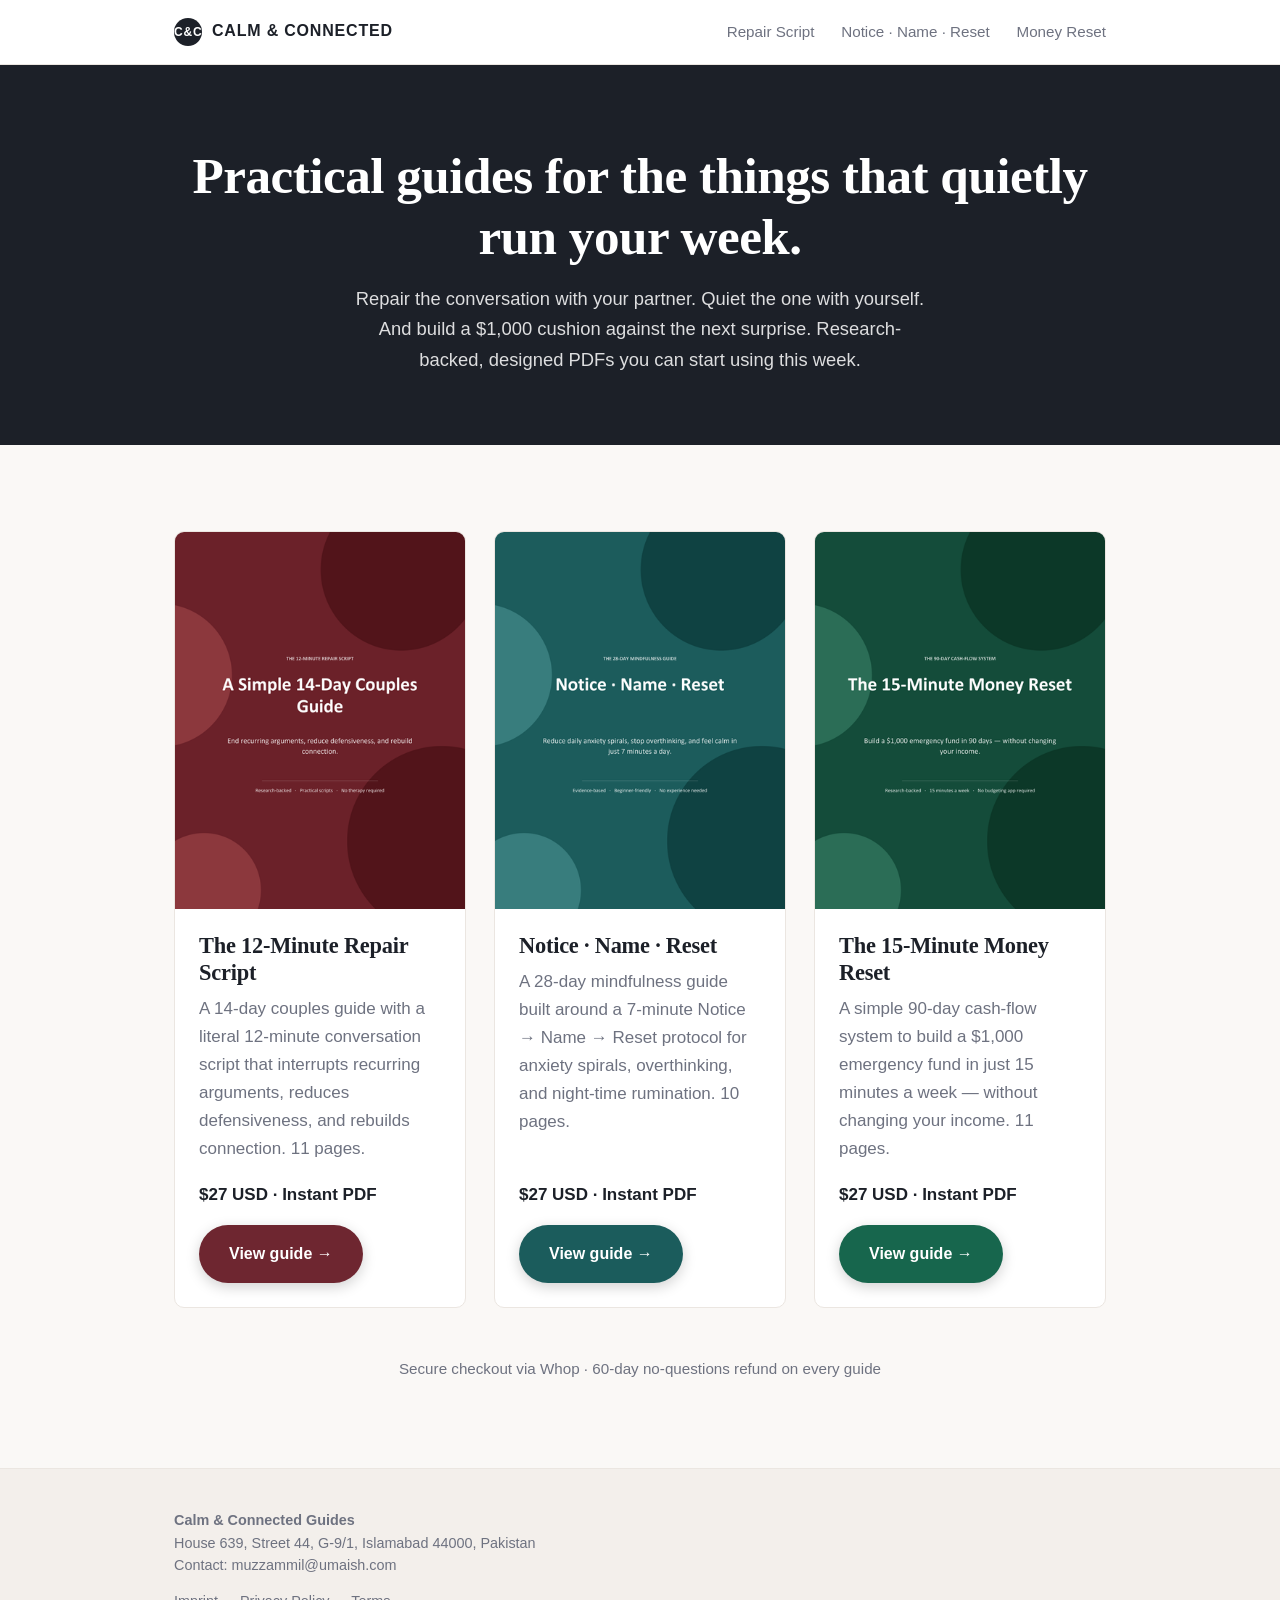
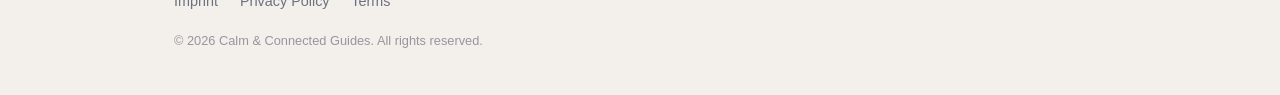
<file: index.html>
<!DOCTYPE html>
<html lang="en">
<head>
<meta charset="utf-8">
<meta name="viewport" content="width=device-width, initial-scale=1">
<title>Calm &amp; Connected — Practical guides for the conversations that decide your week</title>
<meta name="description" content="Research-backed, designed PDF guides for couples communication, daily anxiety, and building a $1,000 emergency fund. Instant download, 60-day refund.">
<meta property="og:title" content="Calm &amp; Connected — Practical guides">
<meta property="og:description" content="Repair the conversation with your partner, quiet the one with yourself, and build a $1,000 emergency cushion. Research-backed, designed PDFs.">
<meta property="og:image" content="assets/cover_repair_400x520.jpg">
<link rel="stylesheet" href="assets/styles.css">
<style>
  /* Landing-page specific tweaks */
  .product-grid {
    display: grid;
    grid-template-columns: repeat(auto-fit, minmax(260px, 1fr));
    gap: 28px;
    margin-top: 36px;
  }
  .product-card {
    background: var(--white);
    border-radius: var(--radius);
    border: 1px solid var(--line);
    overflow: hidden;
    transition: transform 0.15s ease, box-shadow 0.15s ease;
    display: flex;
    flex-direction: column;
  }
  .product-card:hover {
    transform: translateY(-2px);
    box-shadow: var(--shadow);
  }
  .product-card .cover {
    aspect-ratio: 400 / 520;
    overflow: hidden;
  }
  .product-card .cover img {
    width: 100%; height: 100%; object-fit: cover;
  }
  .product-card .body {
    padding: 24px;
    flex: 1;
    display: flex;
    flex-direction: column;
  }
  .product-card h3 {
    margin: 0 0 8px;
    font-size: 1.4rem;
    color: var(--ink);
  }
  .product-card p {
    color: var(--muted);
    flex: 1;
    margin-bottom: 18px;
  }
  .product-card .price {
    font-weight: 700;
    color: var(--ink);
    margin-bottom: 16px;
  }
  .product-card .btn {
    align-self: flex-start;
  }
  .repair-card { --accent: #6e2630; --accent-soft: #f7eaec; }
  .repair-card .btn { background: #6e2630; color: #fff; }
  .calm-card { --accent: #1b5c5c; --accent-soft: #e8f1f1; }
  .calm-card .btn { background: #1b5c5c; color: #fff; }
  .money-card { --accent: #17664d; --accent-soft: #e7f3ed; }
  .money-card .btn { background: #17664d; color: #fff; }
  @media (max-width: 768px) {
    .product-grid { grid-template-columns: 1fr; }
  }
  .landing-hero {
    background: #1c2028;
    color: #fff;
    padding: 80px 0 70px;
    text-align: center;
  }
  .landing-hero h1 { color: #fff; margin-bottom: 16px; }
  .landing-hero p { font-size: 1.15rem; opacity: 0.85; max-width: 56ch; margin: 0 auto; }
</style>
</head>
<body>

<header class="site-header">
  <div class="container">
    <a href="./index.html" class="brand" style="color:var(--ink);">
      <span class="brand-mark" style="background:#1c2028;">C&amp;C</span>Calm &amp; Connected
    </a>
    <nav>
      <a href="repair-script/index.html">Repair Script</a>
      <a href="notice-name-reset/index.html">Notice · Name · Reset</a>
      <a href="money-reset/index.html">Money Reset</a>
    </nav>
  </div>
</header>

<section class="landing-hero">
  <div class="container">
    <h1>Practical guides for the things that quietly run your week.</h1>
    <p>
      Repair the conversation with your partner. Quiet the one with yourself. And build a
      $1,000 cushion against the next surprise. Research-backed, designed PDFs you can
      start using this week.
    </p>
  </div>
</section>

<section style="padding-top:50px;">
  <div class="container">
    <div class="product-grid">

      <article class="product-card repair-card">
        <a href="repair-script/index.html" class="cover">
          <img src="assets/cover_repair_400x520.png" alt="The 12-Minute Repair Script">
        </a>
        <div class="body">
          <h3>The 12-Minute Repair Script</h3>
          <p>
            A 14-day couples guide with a literal 12-minute conversation script
            that interrupts recurring arguments, reduces defensiveness, and
            rebuilds connection. 11 pages.
          </p>
          <div class="price">$27 USD · Instant PDF</div>
          <a href="repair-script/index.html" class="btn">View guide →</a>
        </div>
      </article>

      <article class="product-card calm-card">
        <a href="notice-name-reset/index.html" class="cover">
          <img src="assets/cover_calm_400x520.png" alt="Notice · Name · Reset">
        </a>
        <div class="body">
          <h3>Notice · Name · Reset</h3>
          <p>
            A 28-day mindfulness guide built around a 7-minute Notice → Name → Reset
            protocol for anxiety spirals, overthinking, and night-time rumination.
            10 pages.
          </p>
          <div class="price">$27 USD · Instant PDF</div>
          <a href="notice-name-reset/index.html" class="btn">View guide →</a>
        </div>
      </article>

      <article class="product-card money-card">
        <a href="money-reset/index.html" class="cover">
          <img src="assets/cover_money_400x520.png" alt="The 15-Minute Money Reset">
        </a>
        <div class="body">
          <h3>The 15-Minute Money Reset</h3>
          <p>
            A simple 90-day cash-flow system to build a $1,000 emergency fund in
            just 15 minutes a week — without changing your income. 11 pages.
          </p>
          <div class="price">$27 USD · Instant PDF</div>
          <a href="money-reset/index.html" class="btn">View guide →</a>
        </div>
      </article>

    </div>

    <p style="text-align:center;margin-top:48px;color:var(--muted);font-size:0.95rem;">
      Secure checkout via Whop · 60-day no-questions refund on every guide
    </p>
  </div>
</section>

<footer class="site-footer">
  <div class="container">
    <p class="imprint">
      <strong>Calm &amp; Connected Guides</strong><br>
      House 639, Street 44, G-9/1, Islamabad 44000, Pakistan<br>
      Contact: <a href="mailto:muzzammil@umaish.com">muzzammil@umaish.com</a>
    </p>
    <p class="links">
      <a href="imprint/index.html">Imprint</a>
      <a href="privacy/index.html">Privacy Policy</a>
      <a href="terms/index.html">Terms</a>
    </p>
    <p style="font-size:0.8rem;margin-top:14px;opacity:0.7;">
      © 2026 Calm &amp; Connected Guides. All rights reserved.
    </p>
  </div>
</footer>

</body>
</html>
</file>
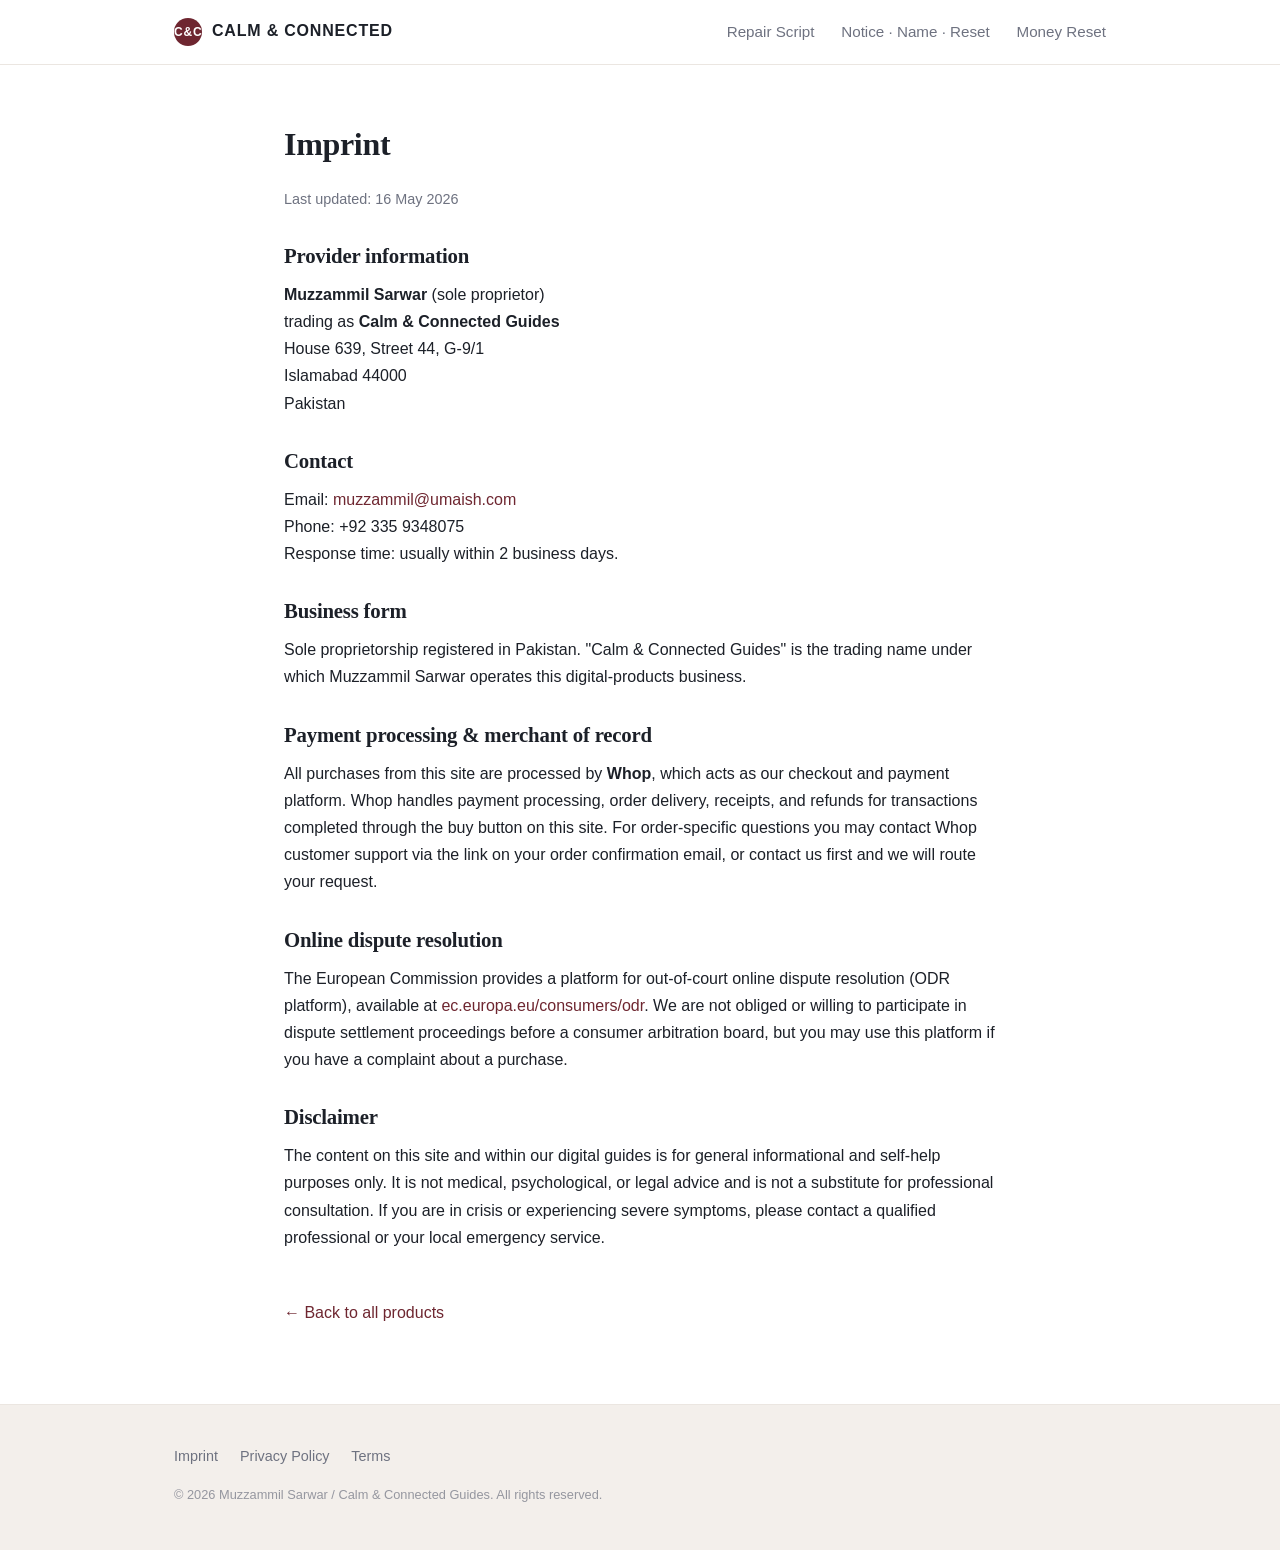
<file: imprint/index.html>
<!DOCTYPE html>
<html lang="en">
<head>
<meta charset="utf-8">
<meta name="viewport" content="width=device-width, initial-scale=1">
<title>Imprint — Calm &amp; Connected Guides</title>
<meta name="description" content="Legal imprint and contact information for Calm & Connected Guides (Muzzammil Sarwar, sole proprietor).">
<meta name="robots" content="index, follow">
<link rel="stylesheet" href="../assets/styles.css">
</head>
<body class="theme-repair">

<header class="site-header">
  <div class="container">
    <a href="../index.html" class="brand"><span class="brand-mark">C&amp;C</span>Calm &amp; Connected</a>
    <nav>
      <a href="../repair-script/index.html">Repair Script</a>
      <a href="../notice-name-reset/index.html">Notice · Name · Reset</a>
      <a href="../money-reset/index.html">Money Reset</a>
    </nav>
  </div>
</header>

<main class="legal">
  <div class="container" style="max-width:760px;">
    <h1>Imprint</h1>
    <p class="meta">Last updated: 16 May 2026</p>

    <h2>Provider information</h2>
    <p>
      <strong>Muzzammil Sarwar</strong> (sole proprietor)<br>
      trading as <strong>Calm &amp; Connected Guides</strong><br>
      House 639, Street 44, G-9/1<br>
      Islamabad 44000<br>
      Pakistan
    </p>

    <h2>Contact</h2>
    <p>
      Email: <a href="mailto:muzzammil@umaish.com">muzzammil@umaish.com</a><br>
      Phone: +92&nbsp;335&nbsp;9348075<br>
      Response time: usually within 2 business days.
    </p>

    <h2>Business form</h2>
    <p>
      Sole proprietorship registered in Pakistan. "Calm &amp; Connected Guides" is the
      trading name under which Muzzammil Sarwar operates this digital-products business.
    </p>

    <h2>Payment processing &amp; merchant of record</h2>
    <p>
      All purchases from this site are processed by <strong>Whop</strong>,
      which acts as our checkout and payment platform. Whop handles payment
      processing, order delivery, receipts, and refunds for transactions completed
      through the buy button on this site. For order-specific questions you may
      contact Whop customer support via the link on your order confirmation
      email, or contact us first and we will route your request.
    </p>

    <h2>Online dispute resolution</h2>
    <p>
      The European Commission provides a platform for out-of-court online dispute
      resolution (ODR platform), available at
      <a href="https://ec.europa.eu/consumers/odr" target="_blank" rel="noopener">ec.europa.eu/consumers/odr</a>.
      We are not obliged or willing to participate in dispute settlement proceedings
      before a consumer arbitration board, but you may use this platform if you have a
      complaint about a purchase.
    </p>

    <h2>Disclaimer</h2>
    <p>
      The content on this site and within our digital guides is for general
      informational and self-help purposes only. It is not medical, psychological, or
      legal advice and is not a substitute for professional consultation. If you are
      in crisis or experiencing severe symptoms, please contact a qualified
      professional or your local emergency service.
    </p>

    <p style="margin-top:48px;">
      <a href="../index.html">← Back to all products</a>
    </p>
  </div>
</main>

<footer class="site-footer">
  <div class="container">
    <p class="links">
      <a href="../imprint/index.html">Imprint</a>
      <a href="../privacy/index.html">Privacy Policy</a>
      <a href="../terms/index.html">Terms</a>
    </p>
    <p style="font-size:0.8rem;margin-top:14px;opacity:0.7;">
      © 2026 Muzzammil Sarwar / Calm &amp; Connected Guides. All rights reserved.
    </p>
  </div>
</footer>
</body>
</html>
</file>
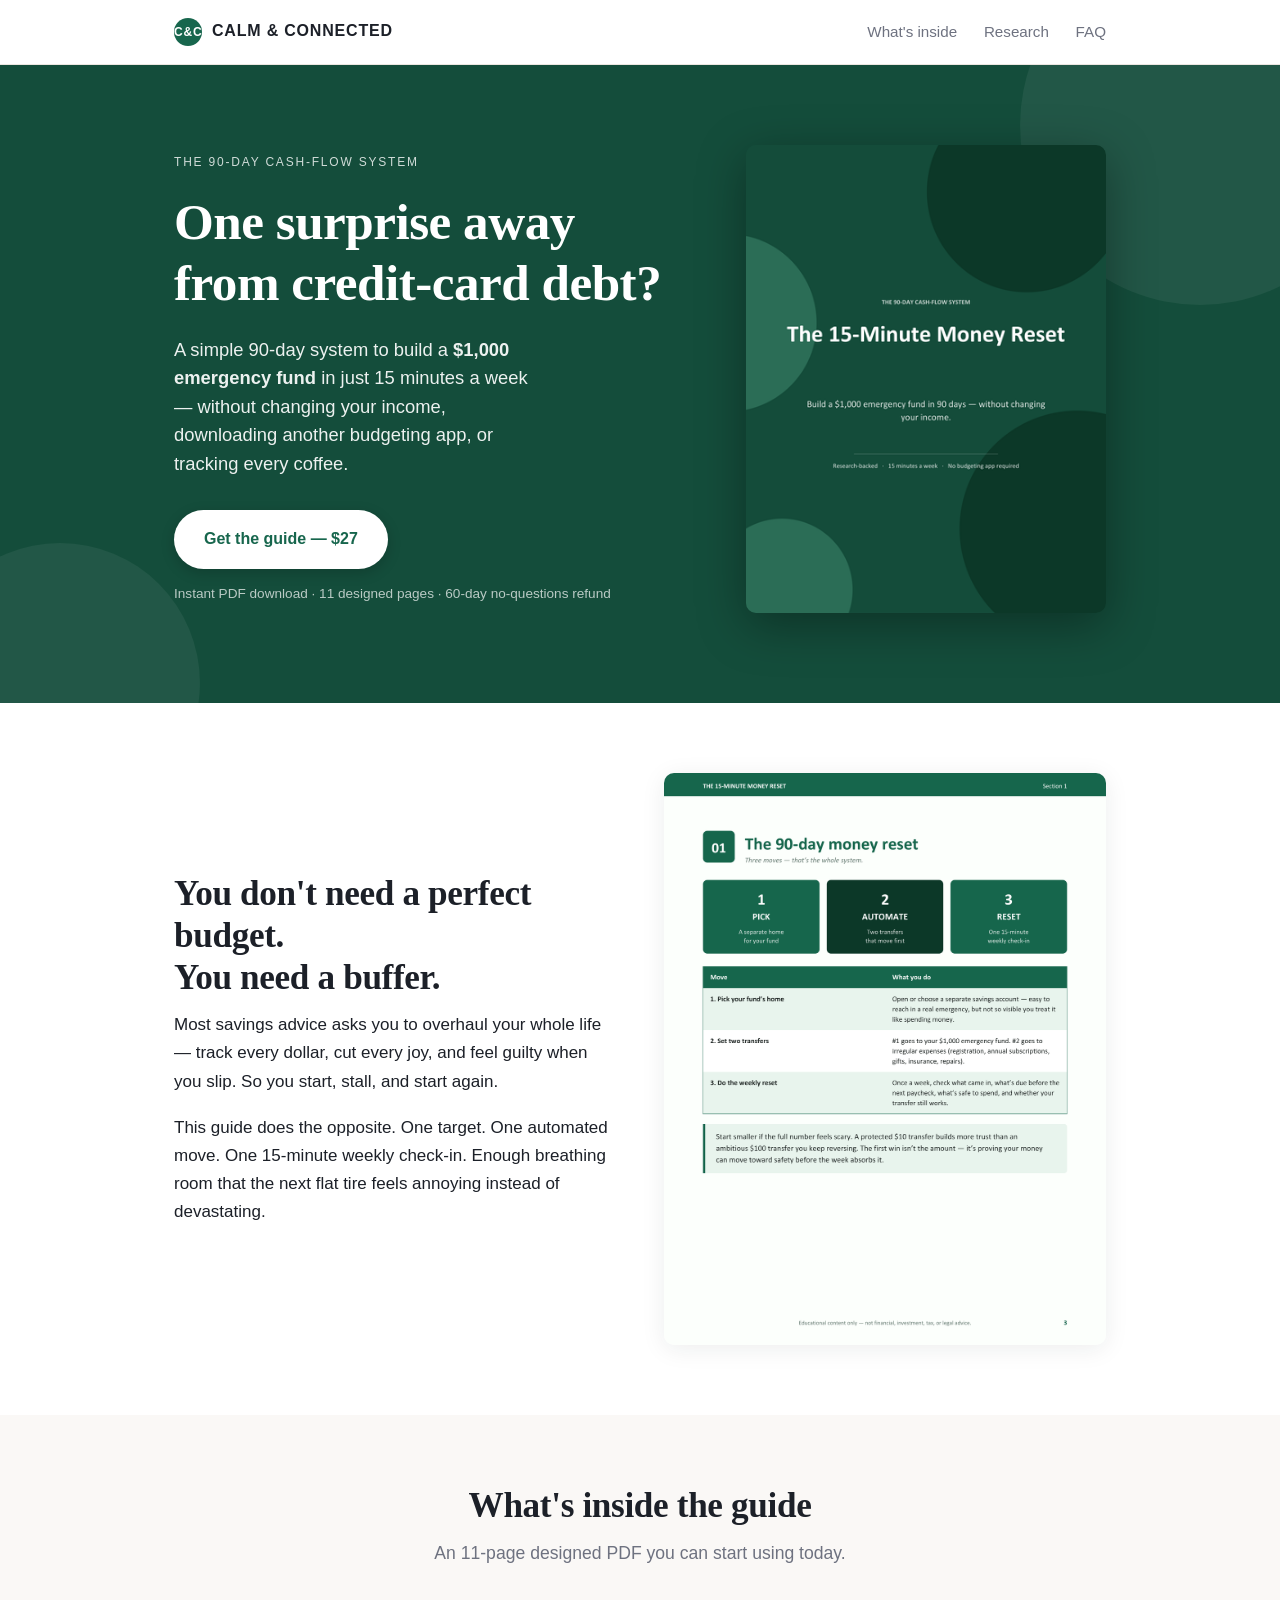
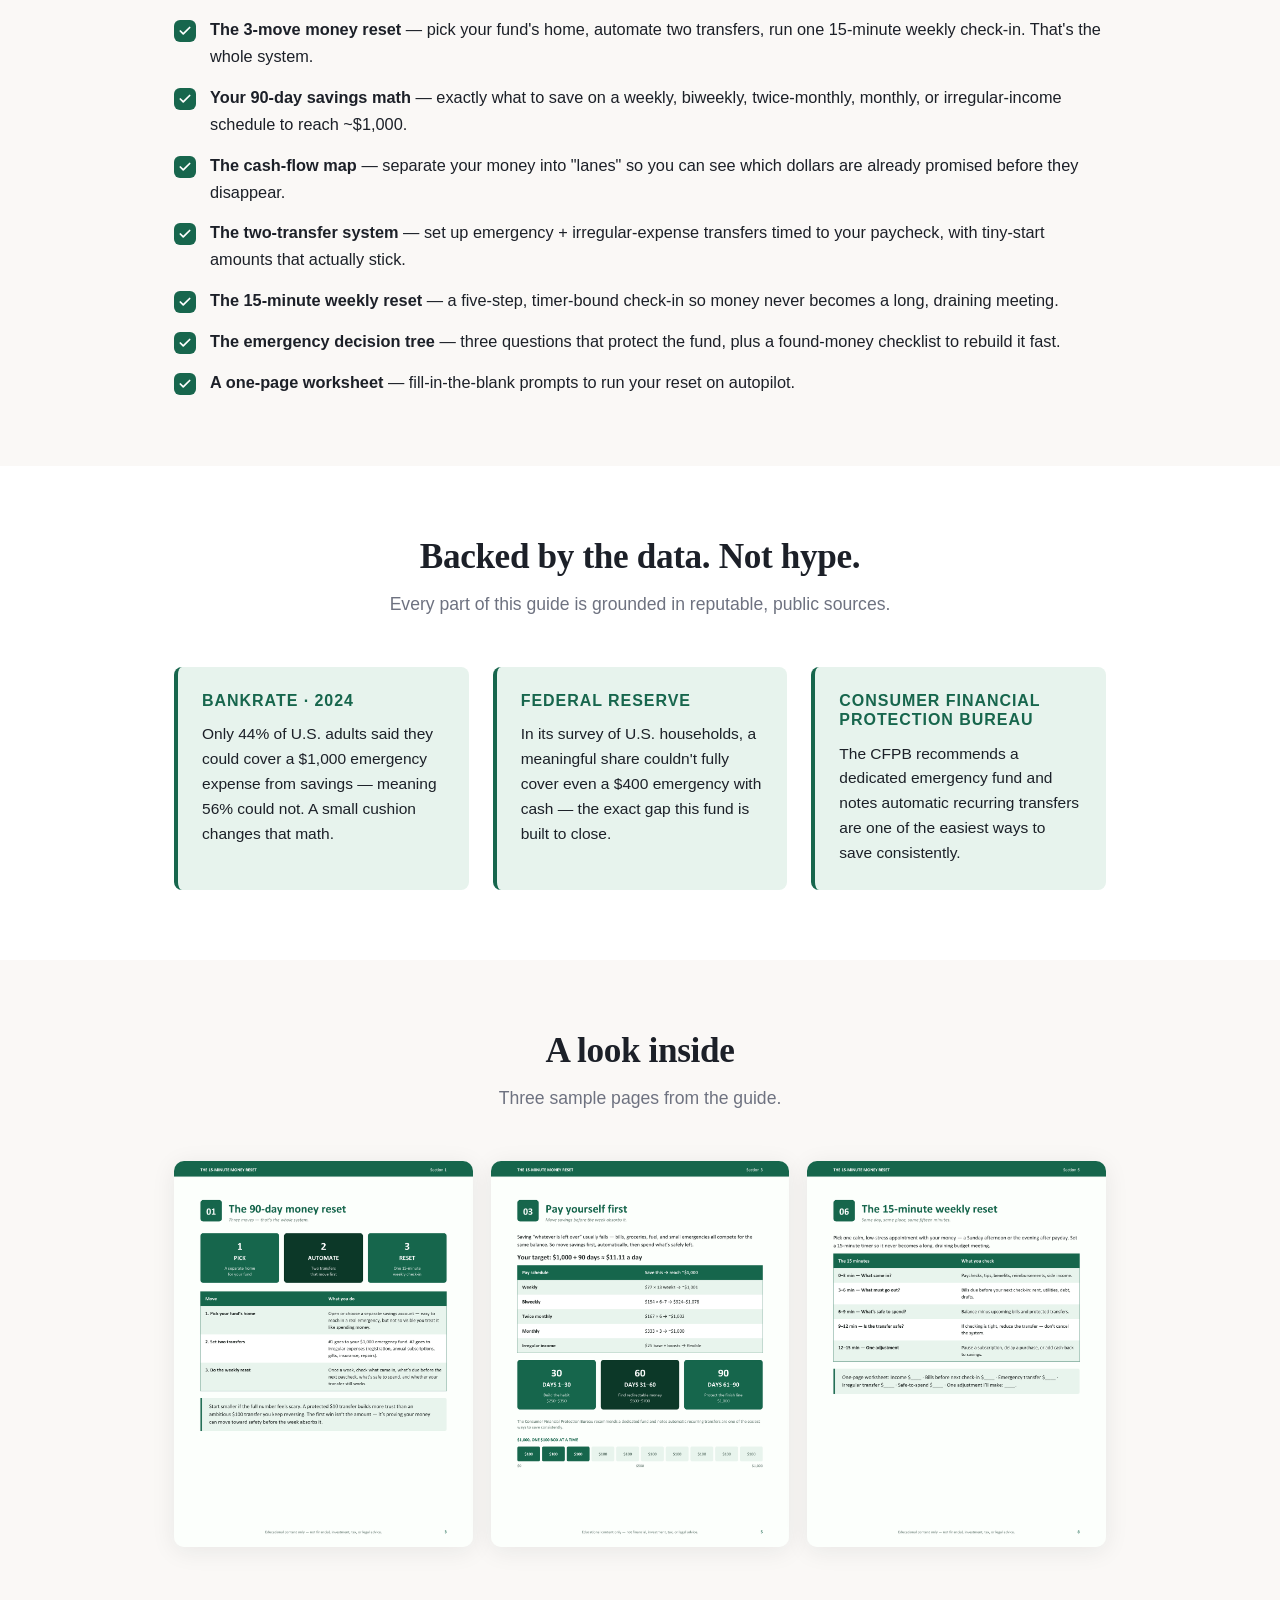
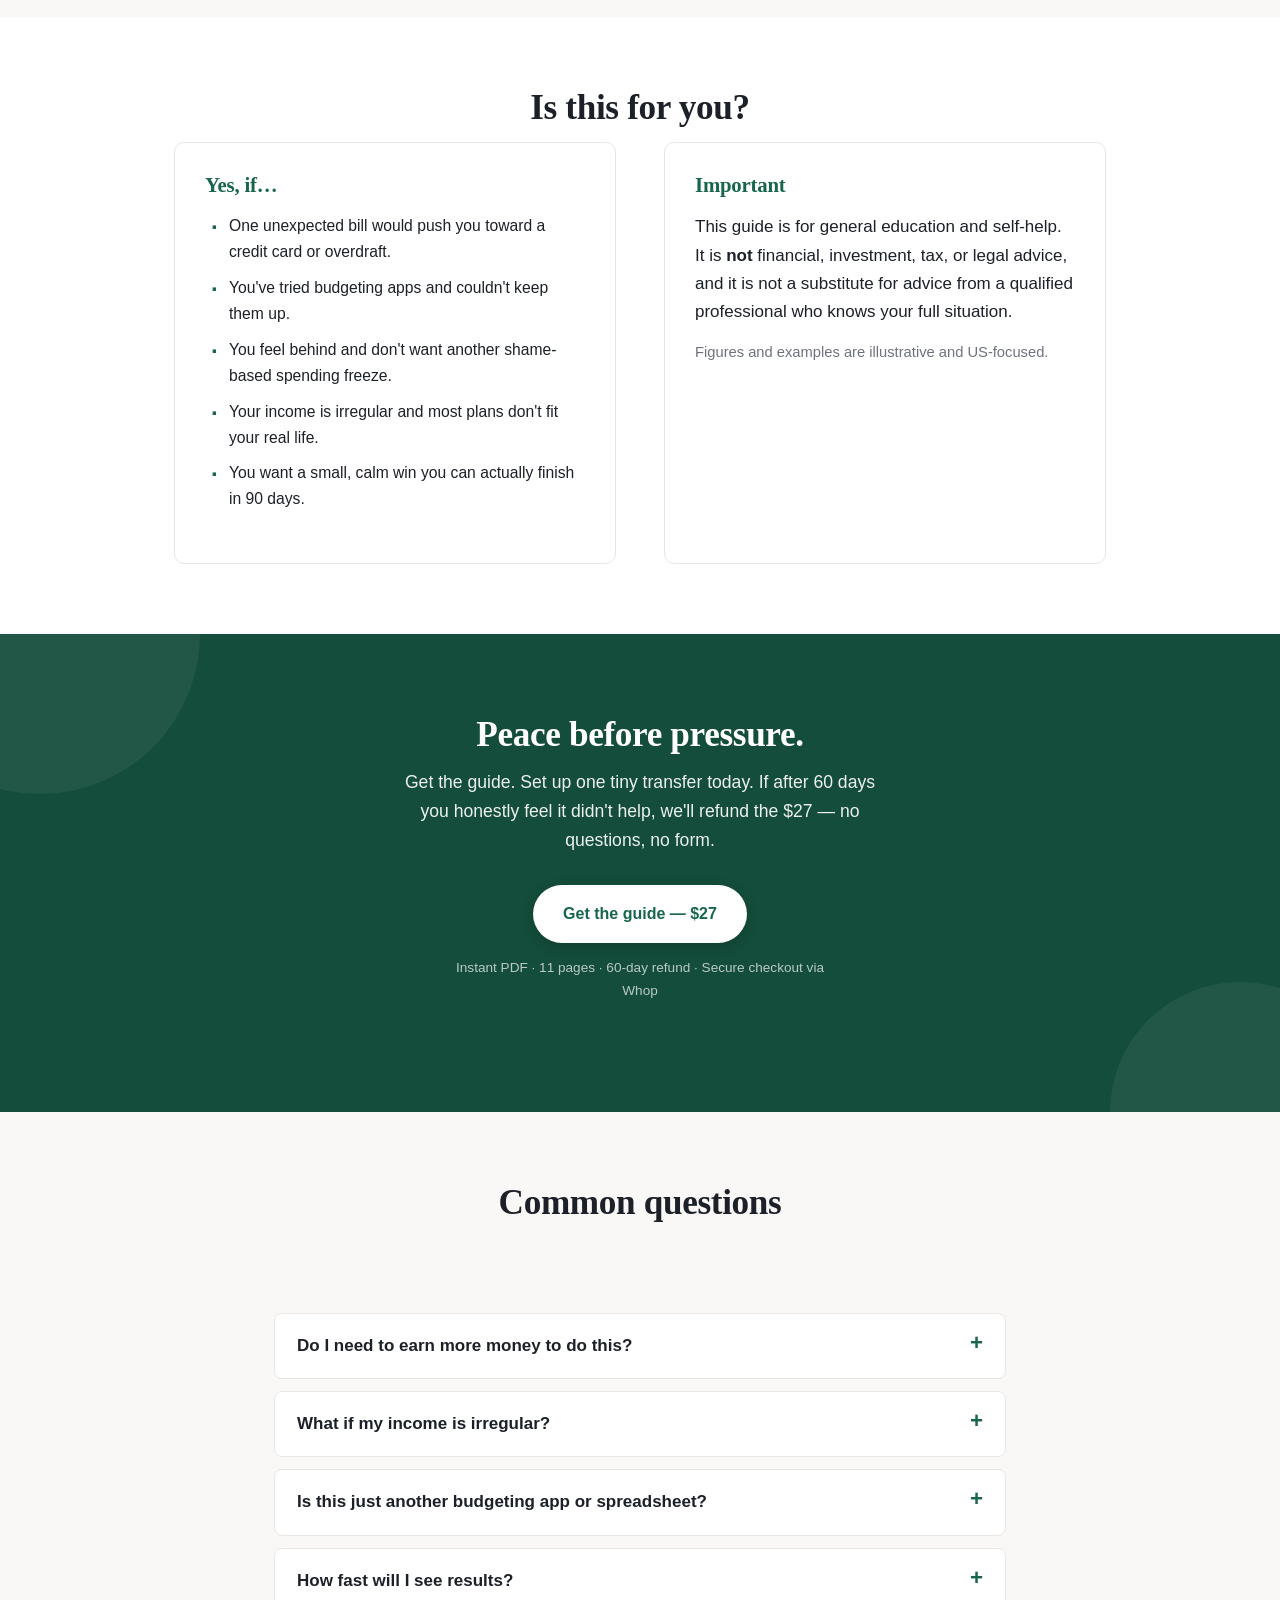
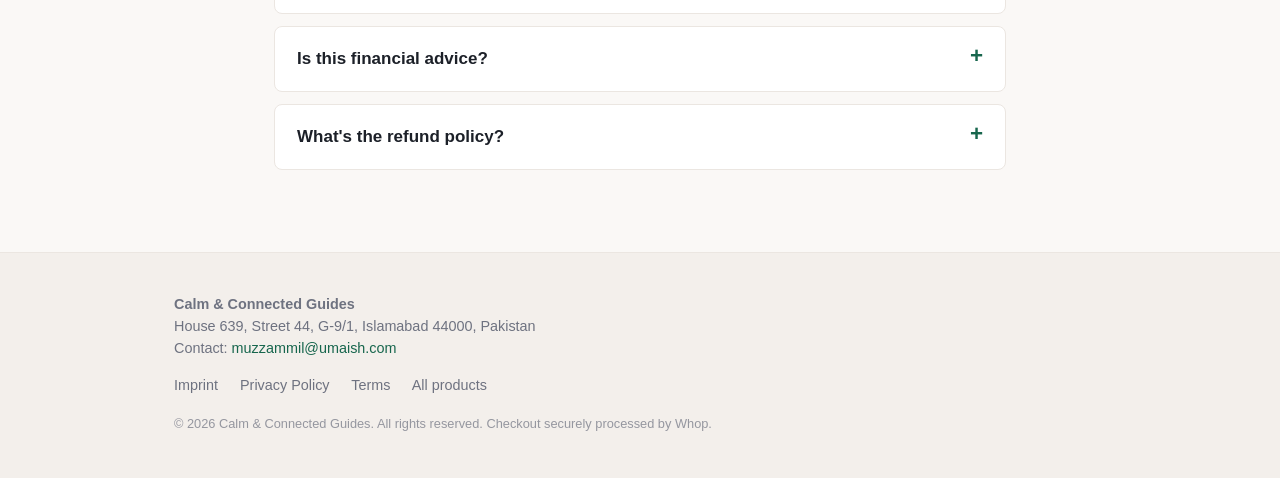
<file: money-reset/index.html>
<!DOCTYPE html>
<html lang="en">
<head>
<meta charset="utf-8">
<meta name="viewport" content="width=device-width, initial-scale=1">
<title>The 15-Minute Money Reset — Build a $1,000 Emergency Fund in 90 Days</title>
<meta name="description" content="A simple 90-day cash-flow system to build a $1,000 emergency fund in just 15 minutes a week — without changing your income. Research-backed, no budgeting app required.">
<meta property="og:title" content="The 15-Minute Money Reset">
<meta property="og:description" content="Build a $1,000 emergency fund in 90 days — without changing your income. 15 minutes a week.">
<meta property="og:image" content="../assets/cover_money_400x520.jpg">
<meta property="og:type" content="product">
<meta name="twitter:card" content="summary_large_image">
<link rel="stylesheet" href="../assets/styles.css">
</head>
<body class="theme-money">

<header class="site-header">
  <div class="container">
    <a href="../index.html" class="brand"><span class="brand-mark">C&amp;C</span>Calm &amp; Connected</a>
    <nav>
      <a href="#whats-inside">What's inside</a>
      <a href="#research">Research</a>
      <a href="#faq">FAQ</a>
    </nav>
  </div>
</header>

<!-- HERO -->
<section class="hero">
  <div class="container">
    <div class="hero-text">
      <div class="eyebrow">The 90-Day Cash-Flow System</div>
      <h1>One surprise away from credit-card debt?</h1>
      <p class="lede">
        A simple 90-day system to build a <strong>$1,000 emergency fund</strong> in just
        15 minutes a week — without changing your income, downloading another budgeting
        app, or tracking every coffee.
      </p>
      <a class="btn" href="https://whop.com/calm-connected-guides/the-15-minute-money-reset/">Get the guide — $27</a>
      <p class="fine">Instant PDF download · 11 designed pages · 60-day no-questions refund</p>
    </div>
    <div class="cover-shot">
      <img src="../assets/cover_money_400x520.png" alt="The 15-Minute Money Reset — cover" width="400" height="520">
    </div>
  </div>
</section>

<!-- PAIN -->
<section class="alt">
  <div class="container">
    <div class="two-col">
      <div>
        <h2 style="text-align:left">You don't need a perfect budget.<br>You need a buffer.</h2>
        <p>
          Most savings advice asks you to overhaul your whole life — track every dollar,
          cut every joy, and feel guilty when you slip. So you start, stall, and start again.
        </p>
        <p>
          This guide does the opposite. One target. One automated move. One 15-minute
          weekly check-in. Enough breathing room that the next flat tire feels annoying
          instead of devastating.
        </p>
      </div>
      <div>
        <img src="../assets/lookinside_money_p03_1080.png" alt="The 90-day money reset in three moves" style="border-radius:10px;box-shadow:var(--shadow);">
      </div>
    </div>
  </div>
</section>

<!-- WHAT'S INSIDE -->
<section id="whats-inside">
  <div class="container">
    <h2>What's inside the guide</h2>
    <p class="lead">An 11-page designed PDF you can start using today.</p>
    <ul class="checks">
      <li><strong>The 3-move money reset</strong> — pick your fund's home, automate two transfers, run one 15-minute weekly check-in. That's the whole system.</li>
      <li><strong>Your 90-day savings math</strong> — exactly what to save on a weekly, biweekly, twice-monthly, monthly, or irregular-income schedule to reach ~$1,000.</li>
      <li><strong>The cash-flow map</strong> — separate your money into "lanes" so you can see which dollars are already promised before they disappear.</li>
      <li><strong>The two-transfer system</strong> — set up emergency + irregular-expense transfers timed to your paycheck, with tiny-start amounts that actually stick.</li>
      <li><strong>The 15-minute weekly reset</strong> — a five-step, timer-bound check-in so money never becomes a long, draining meeting.</li>
      <li><strong>The emergency decision tree</strong> — three questions that protect the fund, plus a found-money checklist to rebuild it fast.</li>
      <li><strong>A one-page worksheet</strong> — fill-in-the-blank prompts to run your reset on autopilot.</li>
    </ul>
  </div>
</section>

<!-- RESEARCH -->
<section id="research" class="alt">
  <div class="container">
    <h2>Backed by the data. Not hype.</h2>
    <p class="lead">Every part of this guide is grounded in reputable, public sources.</p>
    <div class="research-grid">
      <div class="research-card">
        <h3>Bankrate · 2024</h3>
        <p>Only 44% of U.S. adults said they could cover a $1,000 emergency expense from savings — meaning 56% could not. A small cushion changes that math.</p>
      </div>
      <div class="research-card">
        <h3>Federal Reserve</h3>
        <p>In its survey of U.S. households, a meaningful share couldn't fully cover even a $400 emergency with cash — the exact gap this fund is built to close.</p>
      </div>
      <div class="research-card">
        <h3>Consumer Financial Protection Bureau</h3>
        <p>The CFPB recommends a dedicated emergency fund and notes automatic recurring transfers are one of the easiest ways to save consistently.</p>
      </div>
    </div>
  </div>
</section>

<!-- LOOK INSIDE -->
<section>
  <div class="container">
    <h2>A look inside</h2>
    <p class="lead">Three sample pages from the guide.</p>
    <div class="lookinside-grid">
      <img src="../assets/lookinside_money_p03_1080.png" alt="Section 1 — The 90-day money reset in three moves">
      <img src="../assets/lookinside_money_p05_1080.png" alt="Section 3 — Your 90-day savings math by pay schedule">
      <img src="../assets/lookinside_money_p08_1080.png" alt="Section 6 — The 15-minute weekly reset">
    </div>
  </div>
</section>

<!-- AUDIENCE -->
<section class="alt">
  <div class="container">
    <h2>Is this for you?</h2>
    <div class="audience-grid">
      <div class="col">
        <h3>Yes, if…</h3>
        <ul>
          <li>One unexpected bill would push you toward a credit card or overdraft.</li>
          <li>You've tried budgeting apps and couldn't keep them up.</li>
          <li>You feel behind and don't want another shame-based spending freeze.</li>
          <li>Your income is irregular and most plans don't fit your real life.</li>
          <li>You want a small, calm win you can actually finish in 90 days.</li>
        </ul>
      </div>
      <div class="col">
        <h3>Important</h3>
        <p style="margin:0;color:var(--ink);">
          This guide is for general education and self-help. It is <strong>not</strong>
          financial, investment, tax, or legal advice, and it is not a substitute for advice
          from a qualified professional who knows your full situation.
        </p>
        <p style="margin:14px 0 0;font-size:0.92rem;color:var(--muted);">
          Figures and examples are illustrative and US-focused.
        </p>
      </div>
    </div>
  </div>
</section>

<!-- FINAL CTA -->
<section class="final-cta">
  <div class="container">
    <h2>Peace before pressure.</h2>
    <p>
      Get the guide. Set up one tiny transfer today. If after 60 days you honestly feel it
      didn't help, we'll refund the $27 — no questions, no form.
    </p>
    <a class="btn" href="https://whop.com/calm-connected-guides/the-15-minute-money-reset/">Get the guide — $27</a>
    <p class="fine">Instant PDF · 11 pages · 60-day refund · Secure checkout via Whop</p>
  </div>
</section>

<!-- FAQ -->
<section id="faq">
  <div class="container" style="max-width:780px;">
    <h2>Common questions</h2>
    <p class="lead">&nbsp;</p>
    <div class="faq">
      <details>
        <summary>Do I need to earn more money to do this?</summary>
        <p>No. The whole system is built to work with your current income. You redirect money you already have moving through your life — before it leaks out.</p>
      </details>
      <details>
        <summary>What if my income is irregular?</summary>
        <p>There's a dedicated path for you: a tiny automatic base transfer plus "boost money" from higher-income weeks, refunds, tips, or overtime. The plan flexes with your real life.</p>
      </details>
      <details>
        <summary>Is this just another budgeting app or spreadsheet?</summary>
        <p>No app required. It's a designed PDF with a simple system and a one-page worksheet. The weekly check-in takes 15 minutes — that's the point.</p>
      </details>
      <details>
        <summary>How fast will I see results?</summary>
        <p>The plan is built around a 90-day finish line, with milestones at day 30 and day 60. Many people feel calmer in the first two weeks simply because the money is finally moving on purpose.</p>
      </details>
      <details>
        <summary>Is this financial advice?</summary>
        <p>No. This is educational self-help content, not financial, investment, tax, or legal advice. For decisions specific to your situation, talk to a qualified professional.</p>
      </details>
      <details>
        <summary>What's the refund policy?</summary>
        <p>60-day refund, no questions, no form. Just reply to your order email and we'll process it via Whop.</p>
      </details>
    </div>
  </div>
</section>

<footer class="site-footer">
  <div class="container">
    <p class="imprint">
      <strong>Calm &amp; Connected Guides</strong><br>
      House 639, Street 44, G-9/1, Islamabad 44000, Pakistan<br>
      Contact: <a href="mailto:muzzammil@umaish.com">muzzammil@umaish.com</a>
    </p>
    <p class="links">
      <a href="../imprint/index.html">Imprint</a>
      <a href="../privacy/index.html">Privacy Policy</a>
      <a href="../terms/index.html">Terms</a>
      <a href="../index.html">All products</a>
    </p>
    <p style="font-size:0.8rem;margin-top:14px;opacity:0.7;">
      © 2026 Calm &amp; Connected Guides. All rights reserved. Checkout securely processed by Whop.
    </p>
  </div>
</footer>

</body>
</html>
</file>
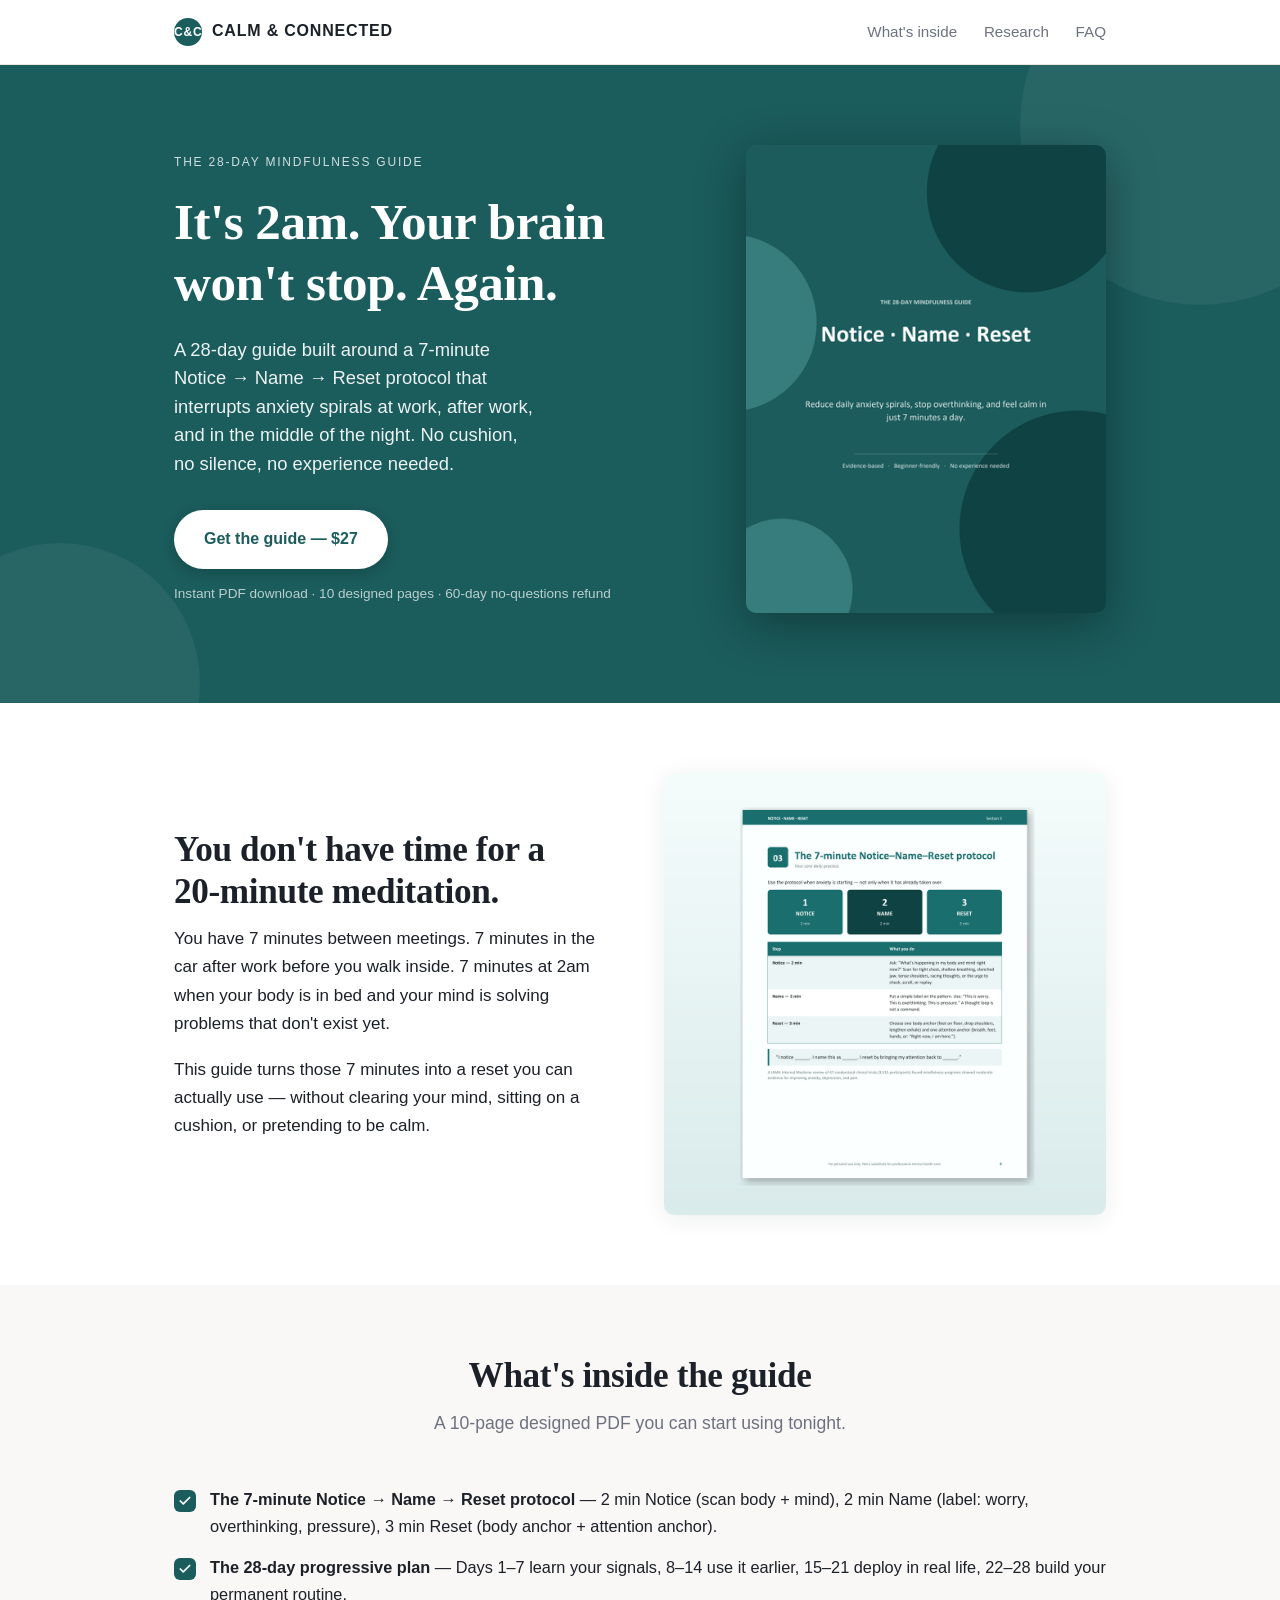
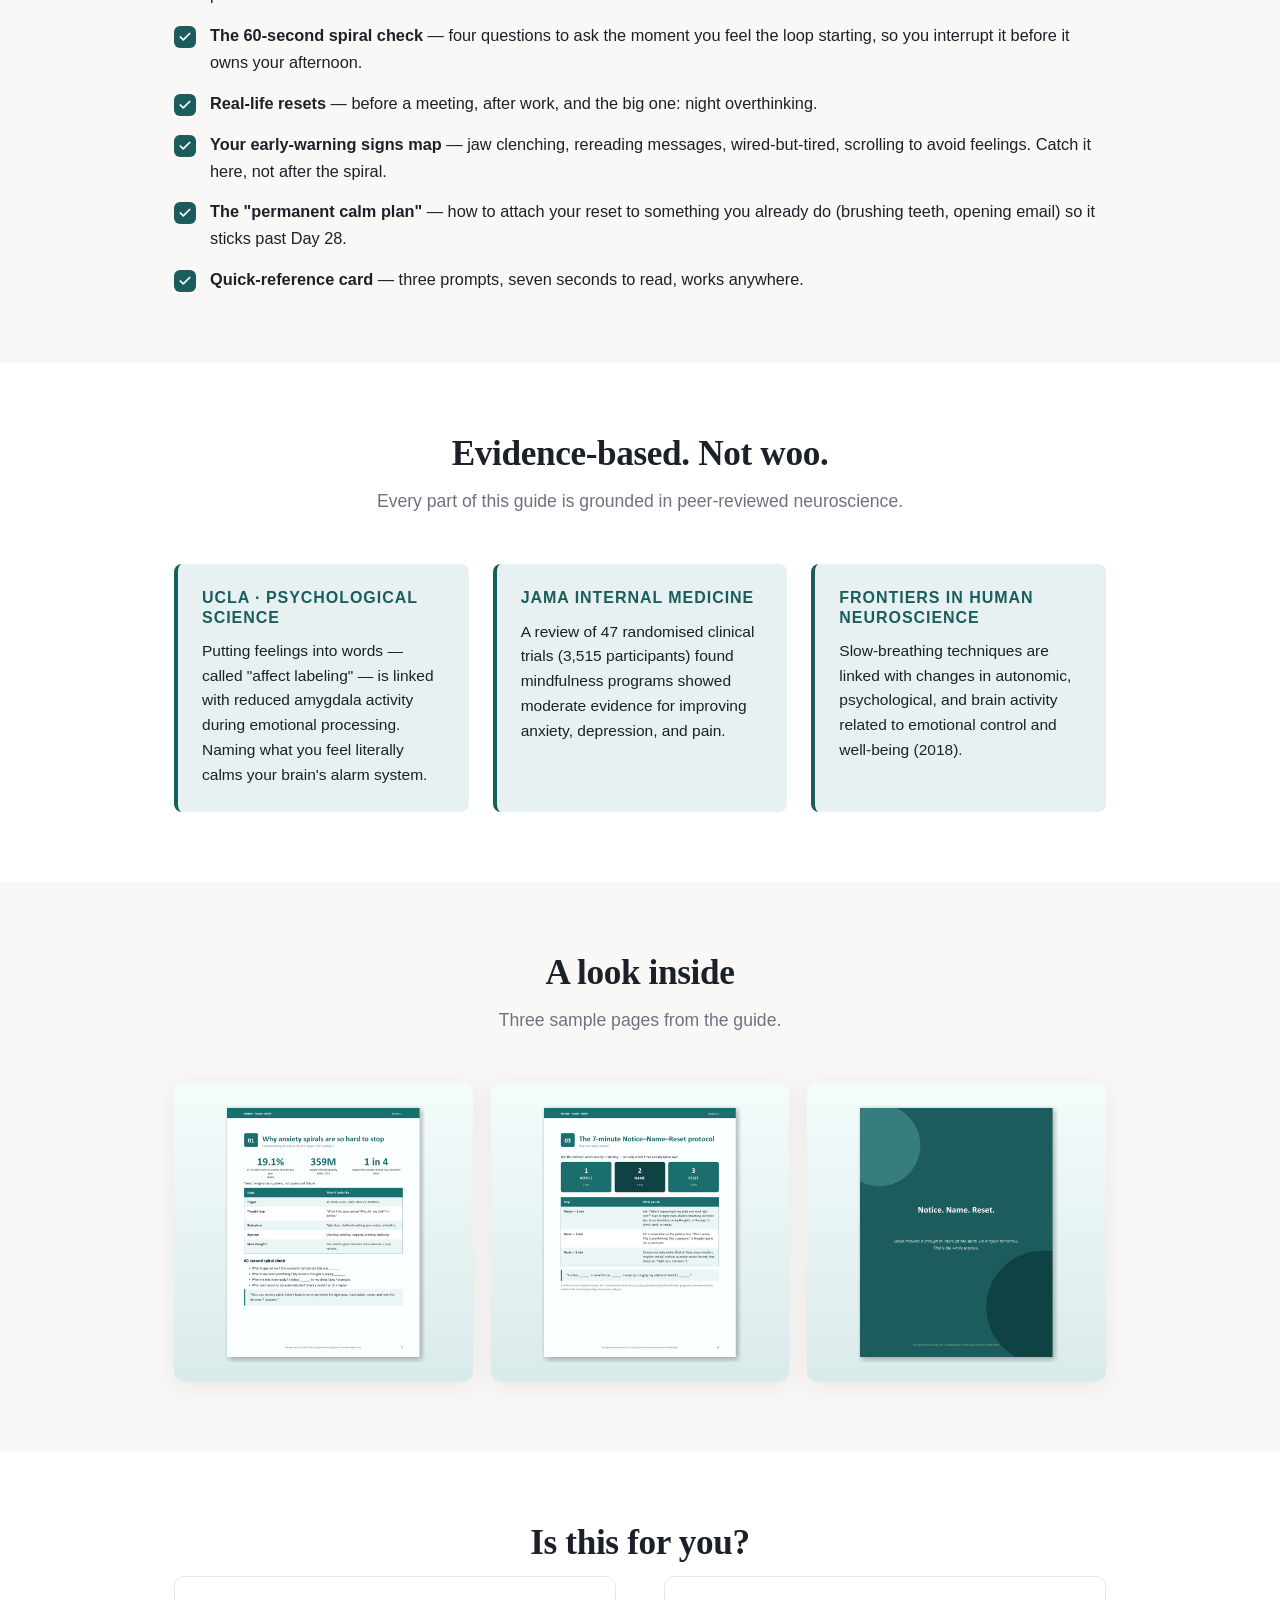
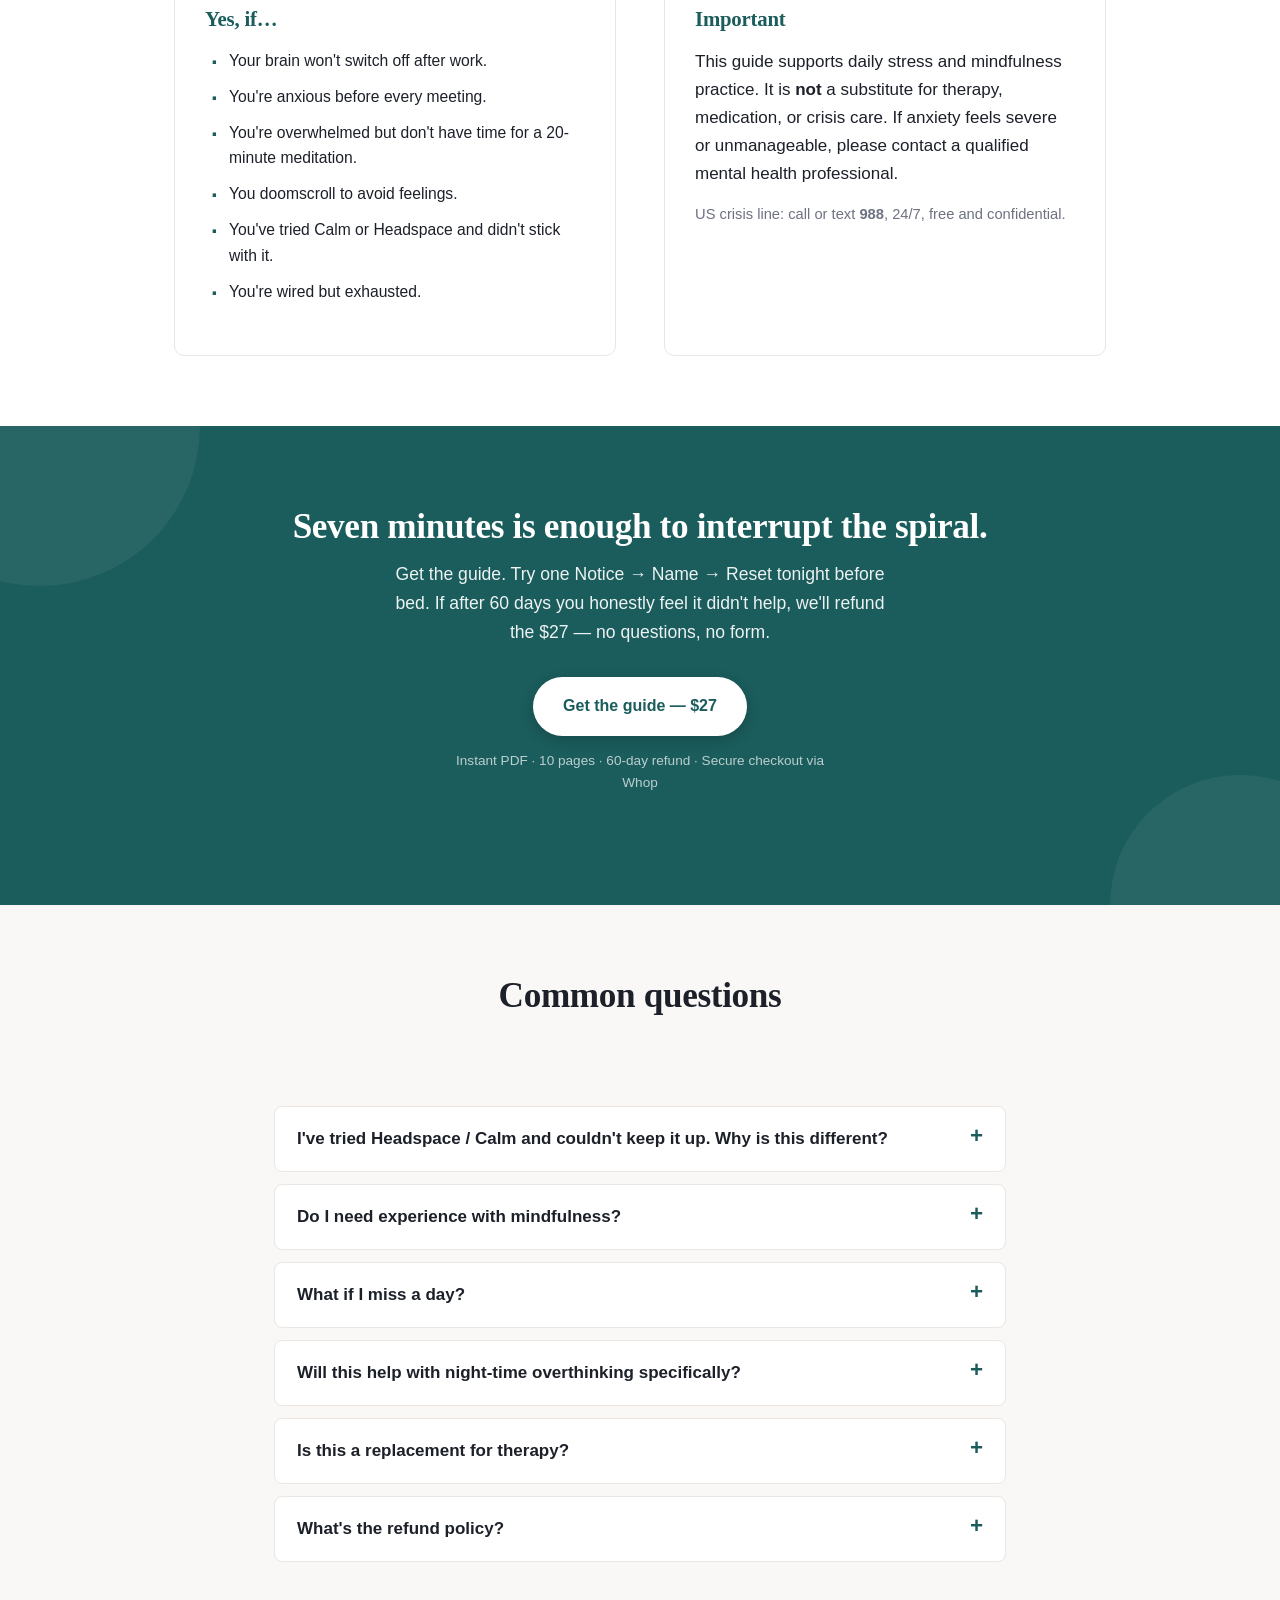
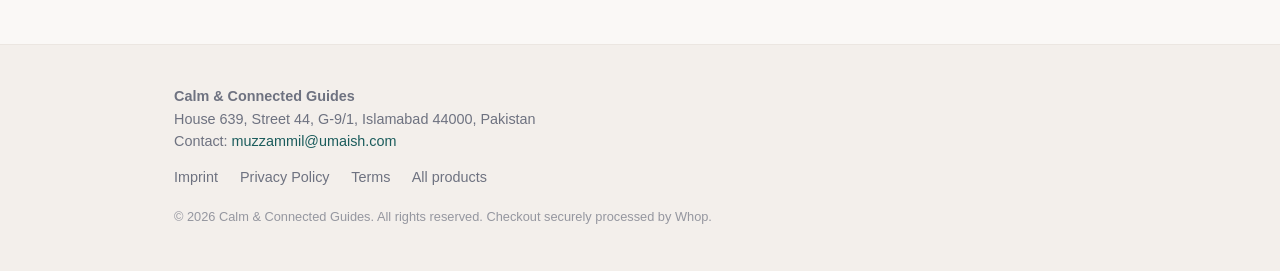
<file: notice-name-reset/index.html>
<!DOCTYPE html>
<html lang="en">
<head>
<meta charset="utf-8">
<meta name="viewport" content="width=device-width, initial-scale=1">
<title>Notice · Name · Reset — The 28-Day Mindfulness Guide for Anxiety Spirals</title>
<meta name="description" content="A 28-day guide built around a 7-minute Notice → Name → Reset protocol that interrupts anxiety spirals at work, after work, and in the middle of the night. No cushion, no silence, no experience needed.">
<meta property="og:title" content="Notice · Name · Reset — The 28-Day Mindfulness Guide">
<meta property="og:description" content="Reduce daily anxiety spirals, stop overthinking, and feel calm — in just 7 minutes a day.">
<meta property="og:image" content="../assets/cover_calm_400x520.jpg">
<meta property="og:type" content="product">
<meta name="twitter:card" content="summary_large_image">
<link rel="stylesheet" href="../assets/styles.css">
</head>
<body class="theme-calm">

<header class="site-header">
  <div class="container">
    <a href="../index.html" class="brand"><span class="brand-mark">C&amp;C</span>Calm &amp; Connected</a>
    <nav>
      <a href="#whats-inside">What's inside</a>
      <a href="#research">Research</a>
      <a href="#faq">FAQ</a>
    </nav>
  </div>
</header>

<!-- HERO -->
<section class="hero">
  <div class="container">
    <div class="hero-text">
      <div class="eyebrow">The 28-Day Mindfulness Guide</div>
      <h1>It's 2am. Your brain won't stop. Again.</h1>
      <p class="lede">
        A 28-day guide built around a 7-minute Notice → Name → Reset protocol that
        interrupts anxiety spirals at work, after work, and in the middle of the night.
        No cushion, no silence, no experience needed.
      </p>
      <a class="btn" href="https://whop.com/joined/calm-connected-guides/products/notice-name-reset-the-28-day-mindfullness-guide/">Get the guide — $27</a>
      <p class="fine">Instant PDF download · 10 designed pages · 60-day no-questions refund</p>
    </div>
    <div class="cover-shot">
      <img src="../assets/cover_calm_400x520.png" alt="Notice · Name · Reset — cover" width="400" height="520">
    </div>
  </div>
</section>

<!-- PAIN -->
<section class="alt">
  <div class="container">
    <div class="two-col">
      <div>
        <h2 style="text-align:left">You don't have time for a<br>20-minute meditation.</h2>
        <p>
          You have 7 minutes between meetings. 7 minutes in the car after work before
          you walk inside. 7 minutes at 2am when your body is in bed and your mind is
          solving problems that don't exist yet.
        </p>
        <p>
          This guide turns those 7 minutes into a reset you can actually use — without
          clearing your mind, sitting on a cushion, or pretending to be calm.
        </p>
      </div>
      <div>
        <img src="../assets/lookinside_calm_p06_1080.png" alt="The 7-minute Notice-Name-Reset protocol" style="border-radius:10px;box-shadow:var(--shadow);">
      </div>
    </div>
  </div>
</section>

<!-- WHAT'S INSIDE -->
<section id="whats-inside">
  <div class="container">
    <h2>What's inside the guide</h2>
    <p class="lead">A 10-page designed PDF you can start using tonight.</p>
    <ul class="checks">
      <li><strong>The 7-minute Notice → Name → Reset protocol</strong> — 2 min Notice (scan body + mind), 2 min Name (label: worry, overthinking, pressure), 3 min Reset (body anchor + attention anchor).</li>
      <li><strong>The 28-day progressive plan</strong> — Days 1–7 learn your signals, 8–14 use it earlier, 15–21 deploy in real life, 22–28 build your permanent routine.</li>
      <li><strong>The 60-second spiral check</strong> — four questions to ask the moment you feel the loop starting, so you interrupt it before it owns your afternoon.</li>
      <li><strong>Real-life resets</strong> — before a meeting, after work, and the big one: night overthinking.</li>
      <li><strong>Your early-warning signs map</strong> — jaw clenching, rereading messages, wired-but-tired, scrolling to avoid feelings. Catch it here, not after the spiral.</li>
      <li><strong>The "permanent calm plan"</strong> — how to attach your reset to something you already do (brushing teeth, opening email) so it sticks past Day 28.</li>
      <li><strong>Quick-reference card</strong> — three prompts, seven seconds to read, works anywhere.</li>
    </ul>
  </div>
</section>

<!-- RESEARCH -->
<section id="research" class="alt">
  <div class="container">
    <h2>Evidence-based. Not woo.</h2>
    <p class="lead">Every part of this guide is grounded in peer-reviewed neuroscience.</p>
    <div class="research-grid">
      <div class="research-card">
        <h3>UCLA · Psychological Science</h3>
        <p>Putting feelings into words — called "affect labeling" — is linked with reduced amygdala activity during emotional processing. Naming what you feel literally calms your brain's alarm system.</p>
      </div>
      <div class="research-card">
        <h3>JAMA Internal Medicine</h3>
        <p>A review of 47 randomised clinical trials (3,515 participants) found mindfulness programs showed moderate evidence for improving anxiety, depression, and pain.</p>
      </div>
      <div class="research-card">
        <h3>Frontiers in Human Neuroscience</h3>
        <p>Slow-breathing techniques are linked with changes in autonomic, psychological, and brain activity related to emotional control and well-being (2018).</p>
      </div>
    </div>
  </div>
</section>

<!-- LOOK INSIDE -->
<section>
  <div class="container">
    <h2>A look inside</h2>
    <p class="lead">Three sample pages from the guide.</p>
    <div class="lookinside-grid">
      <img src="../assets/lookinside_calm_p04_1080.png" alt="Section 1 — Why anxiety spirals are hard to stop">
      <img src="../assets/lookinside_calm_p06_1080.png" alt="Section 3 — The 7-minute protocol">
      <img src="../assets/lookinside_calm_p10_1080.png" alt="Closing — Notice · Name · Reset">
    </div>
  </div>
</section>

<!-- AUDIENCE -->
<section class="alt">
  <div class="container">
    <h2>Is this for you?</h2>
    <div class="audience-grid">
      <div class="col">
        <h3>Yes, if…</h3>
        <ul>
          <li>Your brain won't switch off after work.</li>
          <li>You're anxious before every meeting.</li>
          <li>You're overwhelmed but don't have time for a 20-minute meditation.</li>
          <li>You doomscroll to avoid feelings.</li>
          <li>You've tried Calm or Headspace and didn't stick with it.</li>
          <li>You're wired but exhausted.</li>
        </ul>
      </div>
      <div class="col">
        <h3>Important</h3>
        <p style="margin:0;color:var(--ink);">
          This guide supports daily stress and mindfulness practice. It is <strong>not</strong>
          a substitute for therapy, medication, or crisis care. If anxiety feels severe or
          unmanageable, please contact a qualified mental health professional.
        </p>
        <p style="margin:14px 0 0;font-size:0.92rem;color:var(--muted);">
          US crisis line: call or text <strong>988</strong>, 24/7, free and confidential.
        </p>
      </div>
    </div>
  </div>
</section>

<!-- FINAL CTA -->
<section class="final-cta">
  <div class="container">
    <h2>Seven minutes is enough to interrupt the spiral.</h2>
    <p>
      Get the guide. Try one Notice → Name → Reset tonight before bed. If after 60 days
      you honestly feel it didn't help, we'll refund the $27 — no questions, no form.
    </p>
    <a class="btn" href="https://whop.com/joined/calm-connected-guides/products/notice-name-reset-the-28-day-mindfullness-guide/">Get the guide — $27</a>
    <p class="fine">Instant PDF · 10 pages · 60-day refund · Secure checkout via Whop</p>
  </div>
</section>

<!-- FAQ -->
<section id="faq">
  <div class="container" style="max-width:780px;">
    <h2>Common questions</h2>
    <p class="lead">&nbsp;</p>
    <div class="faq">
      <details>
        <summary>I've tried Headspace / Calm and couldn't keep it up. Why is this different?</summary>
        <p>This is 7 minutes, not 20. And it works WHILE you're anxious — you don't need to "calm down first" or find silence. It's built to fit into the moments where you actually need it: before a meeting, in the car, at 2am.</p>
      </details>
      <details>
        <summary>Do I need experience with mindfulness?</summary>
        <p>No. The whole guide is built on the assumption you're a beginner who can't (or won't) clear your mind. That's the practice.</p>
      </details>
      <details>
        <summary>What if I miss a day?</summary>
        <p>Missing one day is data, not failure. Restart with the next 7 minutes. The plan is designed to survive that.</p>
      </details>
      <details>
        <summary>Will this help with night-time overthinking specifically?</summary>
        <p>Yes — Section 5 has a dedicated reset for "body in bed, mind in problem-solving mode." Most readers say the night reset is what they use most.</p>
      </details>
      <details>
        <summary>Is this a replacement for therapy?</summary>
        <p>No. This is an educational self-help guide that supports daily mindfulness practice. It's not therapy, medication, or crisis care. If you're struggling, please reach out to a qualified mental health professional.</p>
      </details>
      <details>
        <summary>What's the refund policy?</summary>
        <p>60-day refund, no questions, no form. Just reply to your order email and we'll process it via Whop.</p>
      </details>
    </div>
  </div>
</section>

<footer class="site-footer">
  <div class="container">
    <p class="imprint">
      <strong>Calm &amp; Connected Guides</strong><br>
      House 639, Street 44, G-9/1, Islamabad 44000, Pakistan<br>
      Contact: <a href="mailto:muzzammil@umaish.com">muzzammil@umaish.com</a>
    </p>
    <p class="links">
      <a href="../imprint/index.html">Imprint</a>
      <a href="../privacy/index.html">Privacy Policy</a>
      <a href="../terms/index.html">Terms</a>
      <a href="../index.html">All products</a>
    </p>
    <p style="font-size:0.8rem;margin-top:14px;opacity:0.7;">
      © 2026 Calm &amp; Connected Guides. All rights reserved. Checkout securely processed by Whop.
    </p>
  </div>
</footer>

</body>
</html>
</file>
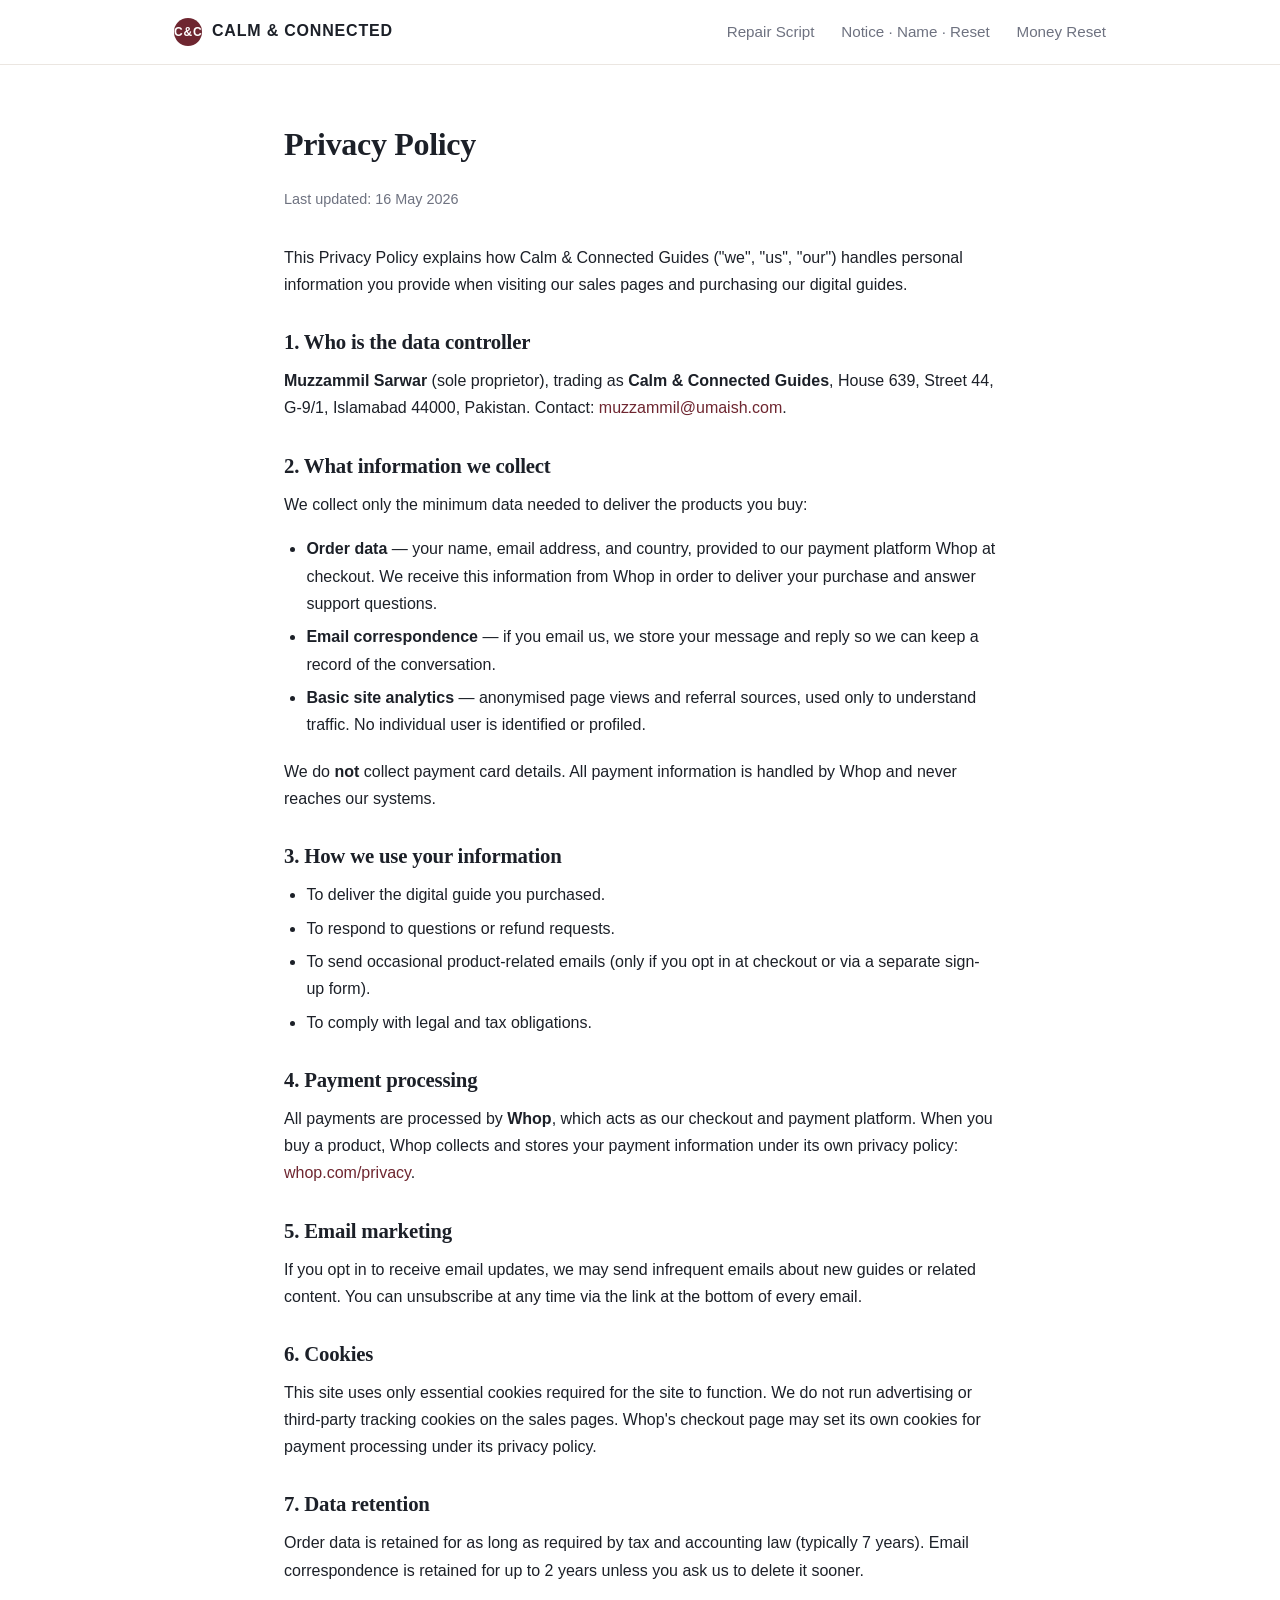
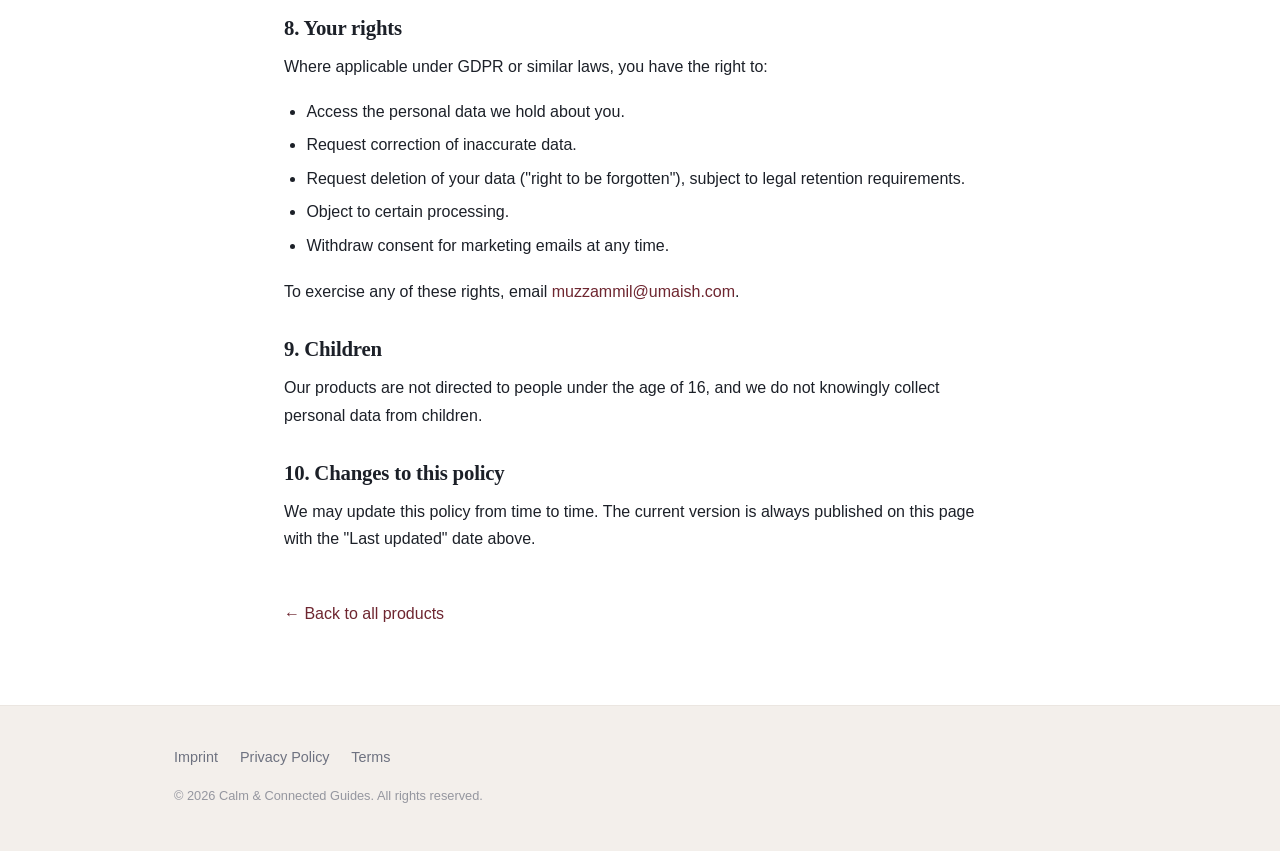
<file: privacy/index.html>
<!DOCTYPE html>
<html lang="en">
<head>
<meta charset="utf-8">
<meta name="viewport" content="width=device-width, initial-scale=1">
<title>Privacy Policy — Calm &amp; Connected Guides</title>
<meta name="description" content="How Calm &amp; Connected Guides collects, uses, and protects your personal information.">
<meta name="robots" content="index, follow">
<link rel="stylesheet" href="../assets/styles.css">
</head>
<body class="theme-repair">

<header class="site-header">
  <div class="container">
    <a href="../index.html" class="brand"><span class="brand-mark">C&amp;C</span>Calm &amp; Connected</a>
    <nav>
      <a href="../repair-script/index.html">Repair Script</a>
      <a href="../notice-name-reset/index.html">Notice · Name · Reset</a>
      <a href="../money-reset/index.html">Money Reset</a>
    </nav>
  </div>
</header>

<main class="legal">
  <div class="container" style="max-width:760px;">
    <h1>Privacy Policy</h1>
    <p class="meta">Last updated: 16 May 2026</p>

    <p>
      This Privacy Policy explains how Calm &amp; Connected Guides ("we", "us", "our") handles
      personal information you provide when visiting our sales pages and purchasing
      our digital guides.
    </p>

    <h2>1. Who is the data controller</h2>
    <p>
      <strong>Muzzammil Sarwar</strong> (sole proprietor), trading as
      <strong>Calm &amp; Connected Guides</strong>, House 639, Street 44, G-9/1,
      Islamabad 44000, Pakistan. Contact:
      <a href="mailto:muzzammil@umaish.com">muzzammil@umaish.com</a>.
    </p>

    <h2>2. What information we collect</h2>
    <p>We collect only the minimum data needed to deliver the products you buy:</p>
    <ul>
      <li><strong>Order data</strong> — your name, email address, and country, provided
      to our payment platform Whop at checkout. We receive this information
      from Whop in order to deliver your purchase and answer support
      questions.</li>
      <li><strong>Email correspondence</strong> — if you email us, we store your
      message and reply so we can keep a record of the conversation.</li>
      <li><strong>Basic site analytics</strong> — anonymised page views and referral
      sources, used only to understand traffic. No individual user is identified or
      profiled.</li>
    </ul>
    <p>
      We do <strong>not</strong> collect payment card details. All payment information
      is handled by Whop and never reaches our systems.
    </p>

    <h2>3. How we use your information</h2>
    <ul>
      <li>To deliver the digital guide you purchased.</li>
      <li>To respond to questions or refund requests.</li>
      <li>To send occasional product-related emails (only if you opt in at checkout
      or via a separate sign-up form).</li>
      <li>To comply with legal and tax obligations.</li>
    </ul>

    <h2>4. Payment processing</h2>
    <p>
      All payments are processed by <strong>Whop</strong>, which acts as
      our checkout and payment platform. When you buy a product, Whop
      collects and stores your payment information under its own privacy policy:
      <a href="https://whop.com/privacy/" target="_blank" rel="noopener">whop.com/privacy</a>.
    </p>

    <h2>5. Email marketing</h2>
    <p>
      If you opt in to receive email updates, we may send infrequent emails about new
      guides or related content. You can unsubscribe at any time via the link at the
      bottom of every email.
    </p>

    <h2>6. Cookies</h2>
    <p>
      This site uses only essential cookies required for the site to function. We do
      not run advertising or third-party tracking cookies on the sales pages.
      Whop's checkout page may set its own cookies for payment processing
      under its privacy policy.
    </p>

    <h2>7. Data retention</h2>
    <p>
      Order data is retained for as long as required by tax and accounting law
      (typically 7 years). Email correspondence is retained for up to 2 years unless
      you ask us to delete it sooner.
    </p>

    <h2>8. Your rights</h2>
    <p>Where applicable under GDPR or similar laws, you have the right to:</p>
    <ul>
      <li>Access the personal data we hold about you.</li>
      <li>Request correction of inaccurate data.</li>
      <li>Request deletion of your data ("right to be forgotten"), subject to legal
      retention requirements.</li>
      <li>Object to certain processing.</li>
      <li>Withdraw consent for marketing emails at any time.</li>
    </ul>
    <p>
      To exercise any of these rights, email
      <a href="mailto:muzzammil@umaish.com">muzzammil@umaish.com</a>.
    </p>

    <h2>9. Children</h2>
    <p>
      Our products are not directed to people under the age of 16, and we do not
      knowingly collect personal data from children.
    </p>

    <h2>10. Changes to this policy</h2>
    <p>
      We may update this policy from time to time. The current version is always
      published on this page with the "Last updated" date above.
    </p>

    <p style="margin-top:48px;">
      <a href="../index.html">← Back to all products</a>
    </p>
  </div>
</main>

<footer class="site-footer">
  <div class="container">
    <p class="links">
      <a href="../imprint/index.html">Imprint</a>
      <a href="../privacy/index.html">Privacy Policy</a>
      <a href="../terms/index.html">Terms</a>
    </p>
    <p style="font-size:0.8rem;margin-top:14px;opacity:0.7;">
      © 2026 Calm &amp; Connected Guides. All rights reserved.
    </p>
  </div>
</footer>
</body>
</html>
</file>
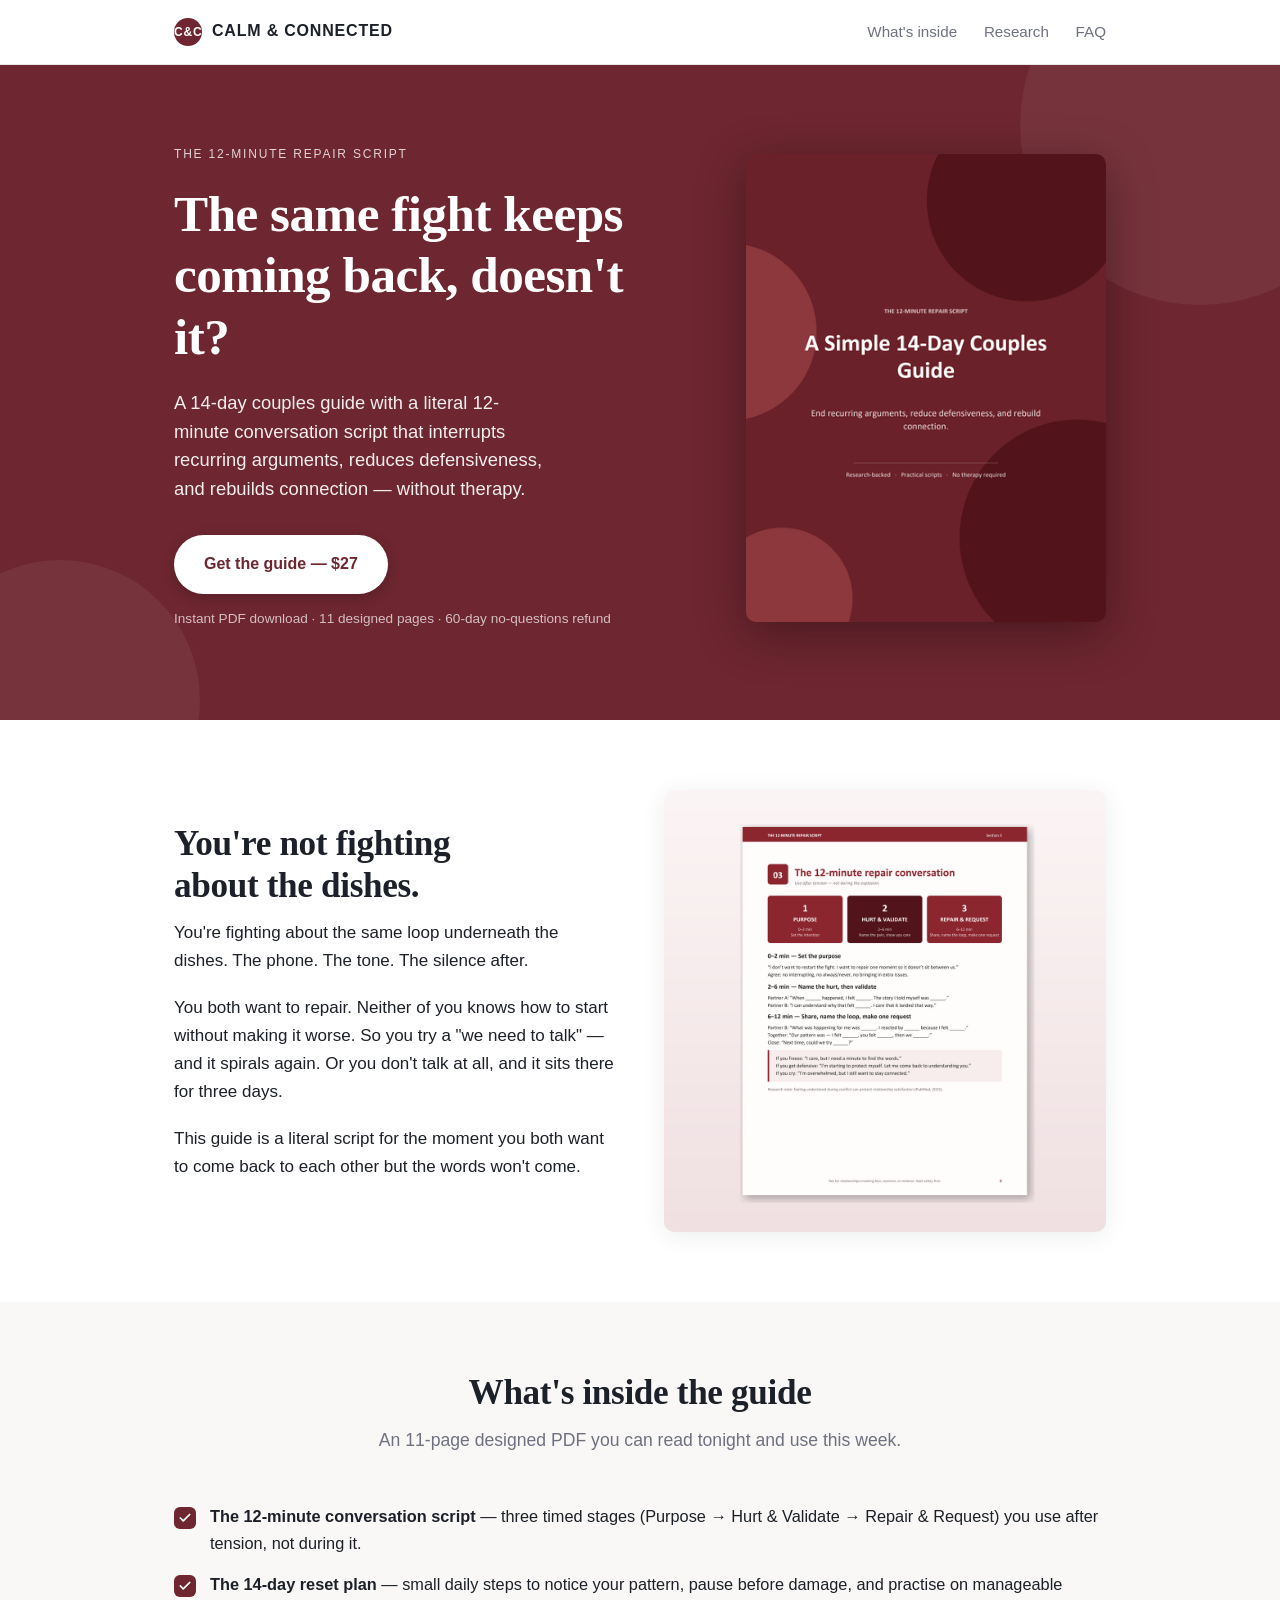
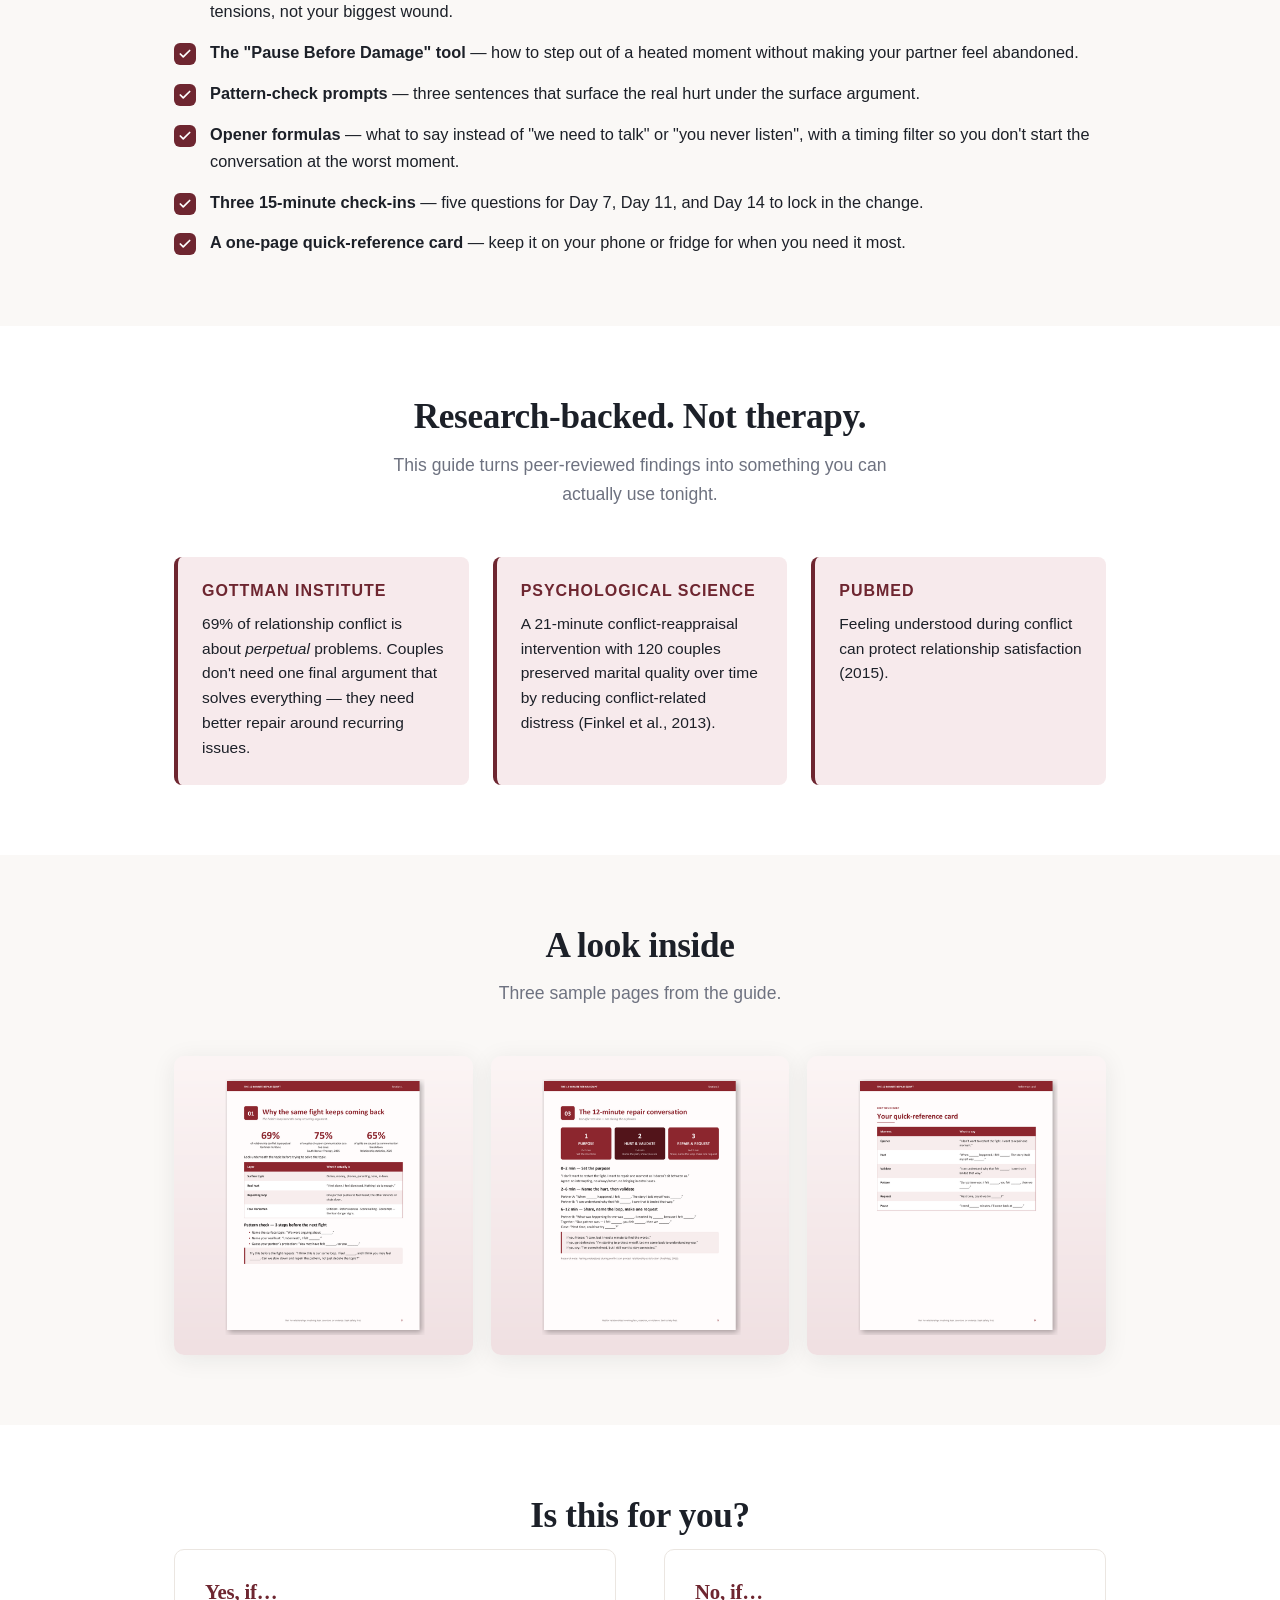
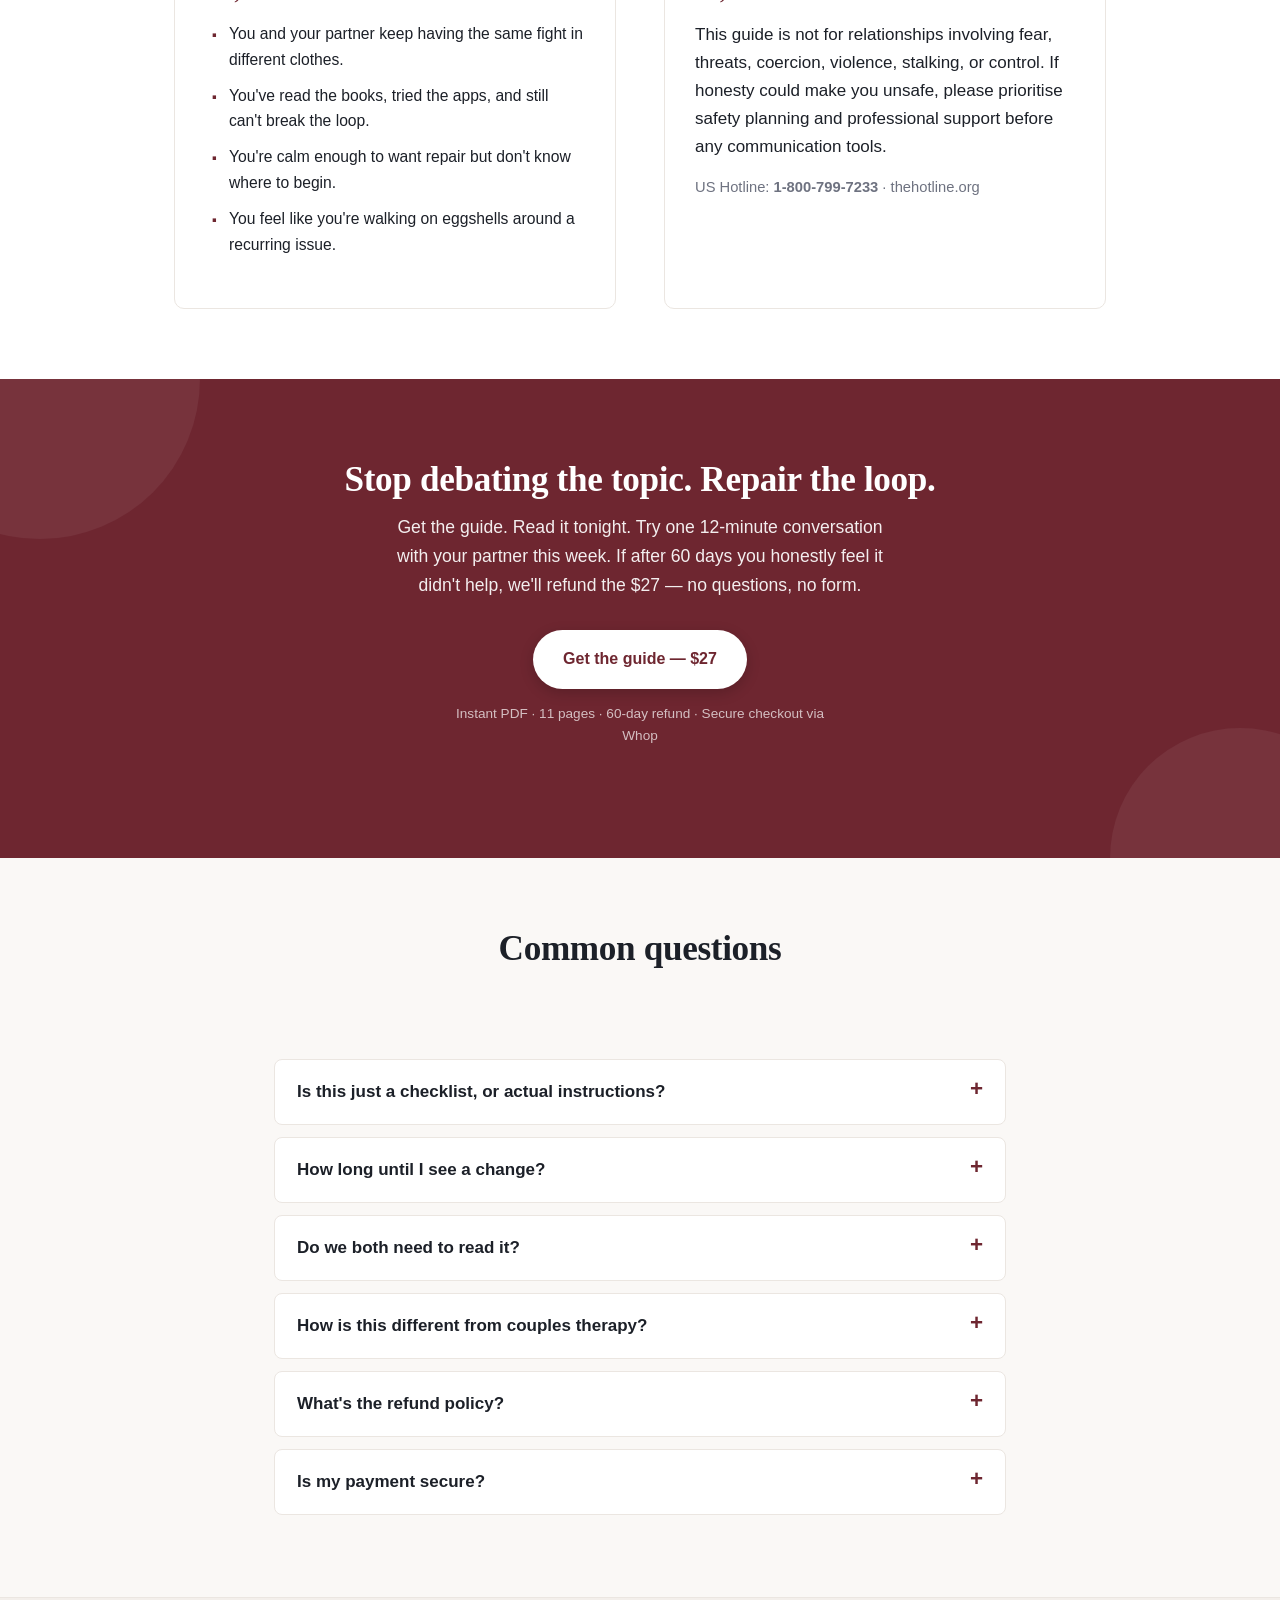
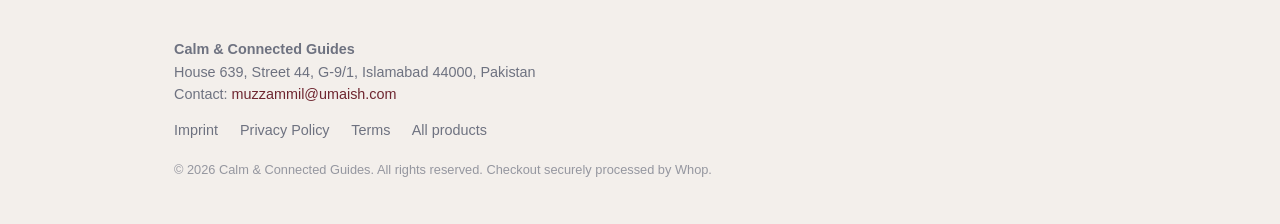
<file: repair-script/index.html>
<!DOCTYPE html>
<html lang="en">
<head>
<meta charset="utf-8">
<meta name="viewport" content="width=device-width, initial-scale=1">
<title>The 12-Minute Repair Script — A Simple 14-Day Couples Guide</title>
<meta name="description" content="A 14-day couples guide with a literal 12-minute conversation script that interrupts recurring arguments, reduces defensiveness, and rebuilds connection — without therapy.">
<meta property="og:title" content="The 12-Minute Repair Script — A Simple 14-Day Couples Guide">
<meta property="og:description" content="Stop debating the topic. Repair the loop. A research-backed 14-day plan with a literal 12-minute conversation script.">
<meta property="og:image" content="../assets/cover_repair_400x520.jpg">
<meta property="og:type" content="product">
<meta name="twitter:card" content="summary_large_image">
<link rel="stylesheet" href="../assets/styles.css">
</head>
<body class="theme-repair">

<header class="site-header">
  <div class="container">
    <a href="../index.html" class="brand"><span class="brand-mark">C&amp;C</span>Calm &amp; Connected</a>
    <nav>
      <a href="#whats-inside">What's inside</a>
      <a href="#research">Research</a>
      <a href="#faq">FAQ</a>
    </nav>
  </div>
</header>

<!-- HERO -->
<section class="hero">
  <div class="container">
    <div class="hero-text">
      <div class="eyebrow">The 12-Minute Repair Script</div>
      <h1>The same fight keeps coming back, doesn't it?</h1>
      <p class="lede">
        A 14-day couples guide with a literal 12-minute conversation script
        that interrupts recurring arguments, reduces defensiveness, and rebuilds connection
        — without therapy.
      </p>
      <a class="btn" href="https://whop.com/joined/calm-connected-guides/products/the-12-minute-repair-script-a-14-day-couples-guide/">Get the guide — $27</a>
      <p class="fine">Instant PDF download · 11 designed pages · 60-day no-questions refund</p>
    </div>
    <div class="cover-shot">
      <img src="../assets/cover_repair_400x520.png" alt="The 12-Minute Repair Script — cover" width="400" height="520">
    </div>
  </div>
</section>

<!-- PAIN -->
<section class="alt">
  <div class="container">
    <div class="two-col">
      <div>
        <h2 style="text-align:left">You're not fighting<br>about the dishes.</h2>
        <p>
          You're fighting about the same loop underneath the dishes. The phone. The tone.
          The silence after.
        </p>
        <p>
          You both want to repair. Neither of you knows how to start without making it
          worse. So you try a "we need to talk" — and it spirals again. Or you don't talk
          at all, and it sits there for three days.
        </p>
        <p>
          This guide is a literal script for the moment you both want to come back to
          each other but the words won't come.
        </p>
      </div>
      <div>
        <img src="../assets/lookinside_repair_p06_1080.png" alt="The 12-minute conversation script" style="border-radius:10px;box-shadow:var(--shadow);">
      </div>
    </div>
  </div>
</section>

<!-- WHAT'S INSIDE -->
<section id="whats-inside">
  <div class="container">
    <h2>What's inside the guide</h2>
    <p class="lead">An 11-page designed PDF you can read tonight and use this week.</p>
    <ul class="checks">
      <li><strong>The 12-minute conversation script</strong> — three timed stages (Purpose → Hurt &amp; Validate → Repair &amp; Request) you use after tension, not during it.</li>
      <li><strong>The 14-day reset plan</strong> — small daily steps to notice your pattern, pause before damage, and practise on manageable tensions, not your biggest wound.</li>
      <li><strong>The "Pause Before Damage" tool</strong> — how to step out of a heated moment without making your partner feel abandoned.</li>
      <li><strong>Pattern-check prompts</strong> — three sentences that surface the real hurt under the surface argument.</li>
      <li><strong>Opener formulas</strong> — what to say instead of "we need to talk" or "you never listen", with a timing filter so you don't start the conversation at the worst moment.</li>
      <li><strong>Three 15-minute check-ins</strong> — five questions for Day 7, Day 11, and Day 14 to lock in the change.</li>
      <li><strong>A one-page quick-reference card</strong> — keep it on your phone or fridge for when you need it most.</li>
    </ul>
  </div>
</section>

<!-- RESEARCH -->
<section id="research" class="alt">
  <div class="container">
    <h2>Research-backed. Not therapy.</h2>
    <p class="lead">This guide turns peer-reviewed findings into something you can actually use tonight.</p>
    <div class="research-grid">
      <div class="research-card">
        <h3>Gottman Institute</h3>
        <p>69% of relationship conflict is about <em>perpetual</em> problems. Couples don't need one final argument that solves everything — they need better repair around recurring issues.</p>
      </div>
      <div class="research-card">
        <h3>Psychological Science</h3>
        <p>A 21-minute conflict-reappraisal intervention with 120 couples preserved marital quality over time by reducing conflict-related distress (Finkel et al., 2013).</p>
      </div>
      <div class="research-card">
        <h3>PubMed</h3>
        <p>Feeling understood during conflict can protect relationship satisfaction (2015).</p>
      </div>
    </div>
  </div>
</section>

<!-- LOOK INSIDE -->
<section>
  <div class="container">
    <h2>A look inside</h2>
    <p class="lead">Three sample pages from the guide.</p>
    <div class="lookinside-grid">
      <img src="../assets/lookinside_repair_p04_1080.png" alt="Section 1 — Why the same fight keeps coming back">
      <img src="../assets/lookinside_repair_p06_1080.png" alt="Section 3 — The 12-minute conversation script">
      <img src="../assets/lookinside_repair_p10_1080.png" alt="Quick-reference card">
    </div>
  </div>
</section>

<!-- AUDIENCE -->
<section class="alt">
  <div class="container">
    <h2>Is this for you?</h2>
    <div class="audience-grid">
      <div class="col">
        <h3>Yes, if…</h3>
        <ul>
          <li>You and your partner keep having the same fight in different clothes.</li>
          <li>You've read the books, tried the apps, and still can't break the loop.</li>
          <li>You're calm enough to want repair but don't know where to begin.</li>
          <li>You feel like you're walking on eggshells around a recurring issue.</li>
        </ul>
      </div>
      <div class="col">
        <h3>No, if…</h3>
        <p style="margin:0;color:var(--ink);">
          This guide is not for relationships involving fear, threats, coercion, violence,
          stalking, or control. If honesty could make you unsafe, please prioritise safety
          planning and professional support before any communication tools.
        </p>
        <p style="margin:14px 0 0;font-size:0.92rem;color:var(--muted);">
          US Hotline: <strong>1-800-799-7233</strong> · thehotline.org
        </p>
      </div>
    </div>
  </div>
</section>

<!-- FINAL CTA -->
<section class="final-cta">
  <div class="container">
    <h2>Stop debating the topic. Repair the loop.</h2>
    <p>
      Get the guide. Read it tonight. Try one 12-minute conversation with your partner
      this week. If after 60 days you honestly feel it didn't help, we'll refund the $27
      — no questions, no form.
    </p>
    <a class="btn" href="https://whop.com/joined/calm-connected-guides/products/the-12-minute-repair-script-a-14-day-couples-guide/">Get the guide — $27</a>
    <p class="fine">Instant PDF · 11 pages · 60-day refund · Secure checkout via Whop</p>
  </div>
</section>

<!-- FAQ -->
<section id="faq">
  <div class="container" style="max-width:780px;">
    <h2>Common questions</h2>
    <p class="lead">&nbsp;</p>
    <div class="faq">
      <details>
        <summary>Is this just a checklist, or actual instructions?</summary>
        <p>It's a script. Word-for-word phrases for each stage of the conversation, plus prompts you fill in with your own situation.</p>
      </details>
      <details>
        <summary>How long until I see a change?</summary>
        <p>The 14-day plan is short on purpose. Most couples report a noticeably calmer conversation after the first 12-minute session — the bigger change is in how fast you both come back to each other after the next fight.</p>
      </details>
      <details>
        <summary>Do we both need to read it?</summary>
        <p>One person reading it works. Both reading it works better. The script doesn't require both partners to be "in" — one person initiating with the opener formula is enough to break the loop.</p>
      </details>
      <details>
        <summary>How is this different from couples therapy?</summary>
        <p>Therapy explores why you fight. This guide gives you the literal words to repair after you've fought. They're complementary, not competing. Many couples use this between therapy sessions.</p>
      </details>
      <details>
        <summary>What's the refund policy?</summary>
        <p>60-day refund, no questions, no form. Just reply to your order email and we'll process it via Whop.</p>
      </details>
      <details>
        <summary>Is my payment secure?</summary>
        <p>Yes. Checkout is processed by Whop, a licensed payment platform handling thousands of digital products. Your card details never touch our servers.</p>
      </details>
    </div>
  </div>
</section>

<footer class="site-footer">
  <div class="container">
    <p class="imprint">
      <strong>Calm &amp; Connected Guides</strong><br>
      House 639, Street 44, G-9/1, Islamabad 44000, Pakistan<br>
      Contact: <a href="mailto:muzzammil@umaish.com">muzzammil@umaish.com</a>
    </p>
    <p class="links">
      <a href="../imprint/index.html">Imprint</a>
      <a href="../privacy/index.html">Privacy Policy</a>
      <a href="../terms/index.html">Terms</a>
      <a href="../index.html">All products</a>
    </p>
    <p style="font-size:0.8rem;margin-top:14px;opacity:0.7;">
      © 2026 Calm &amp; Connected Guides. All rights reserved. Checkout securely processed by Whop.
    </p>
  </div>
</footer>

</body>
</html>
</file>
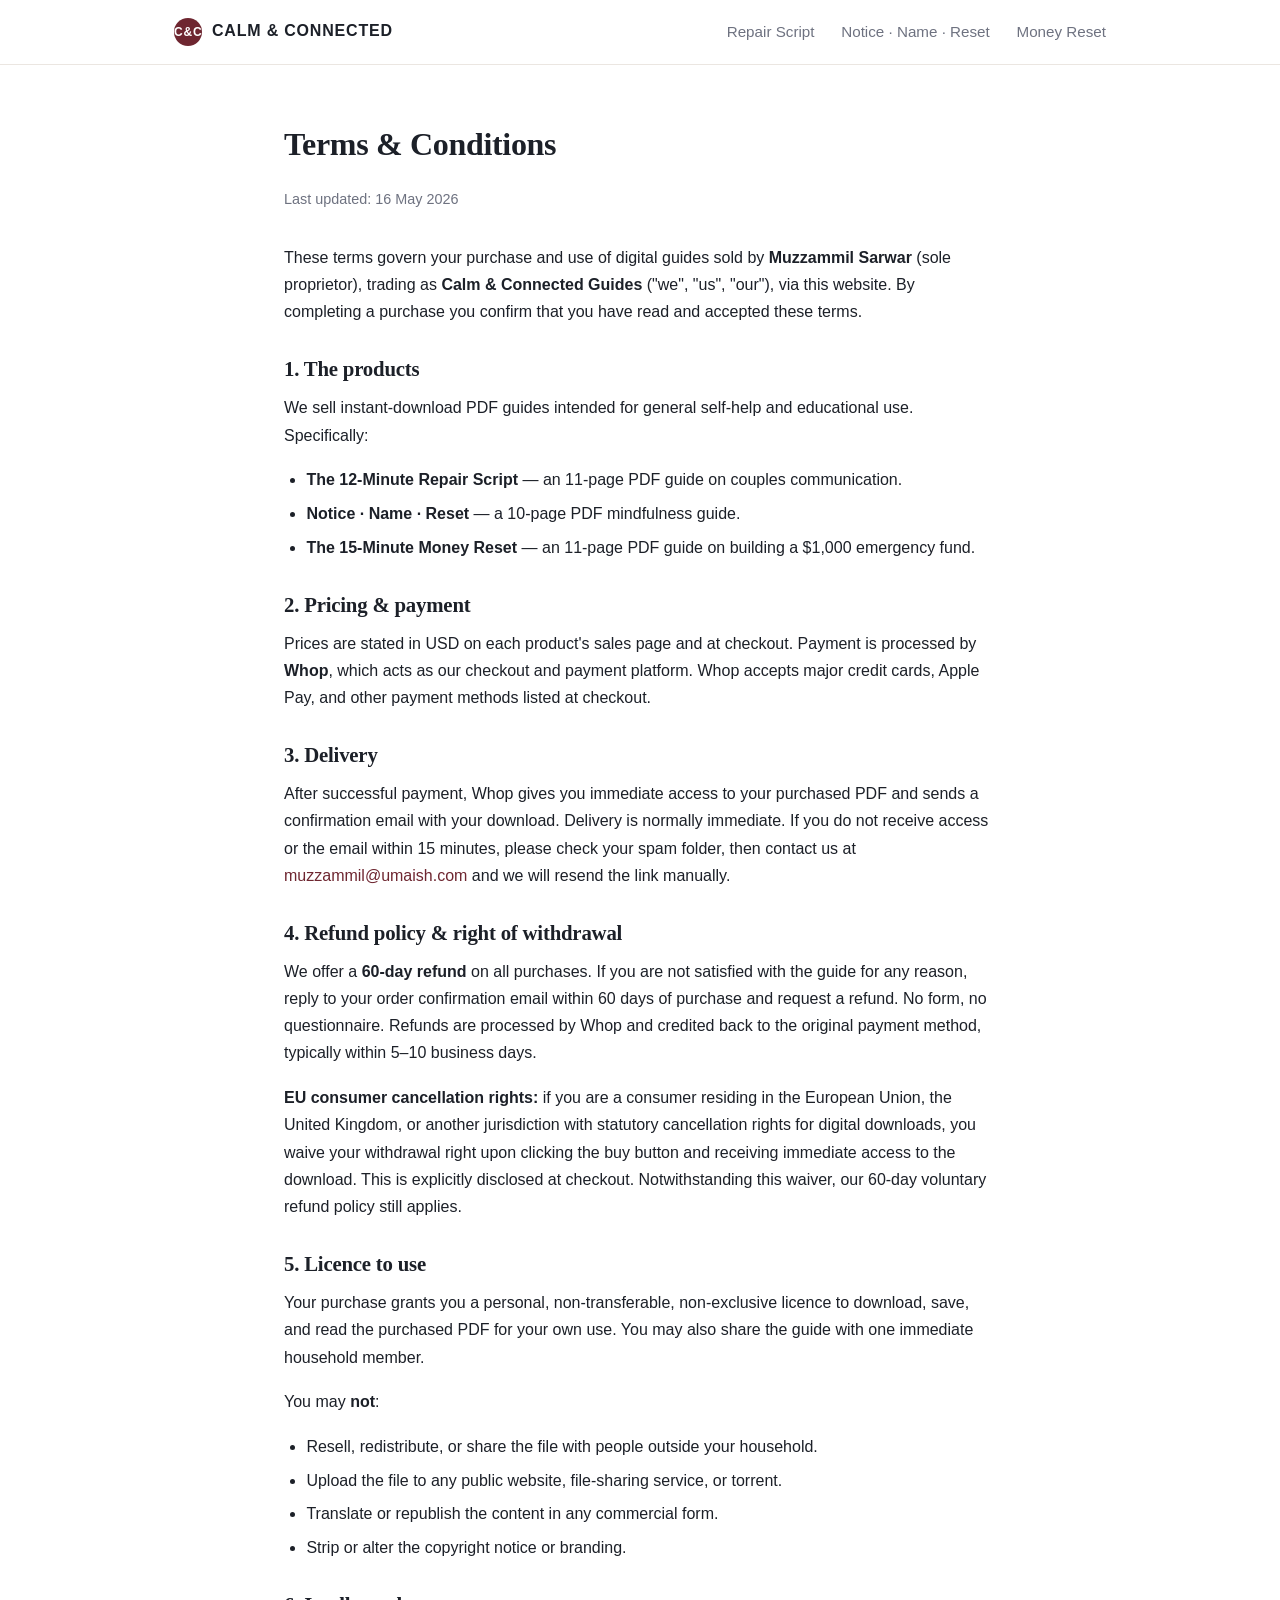
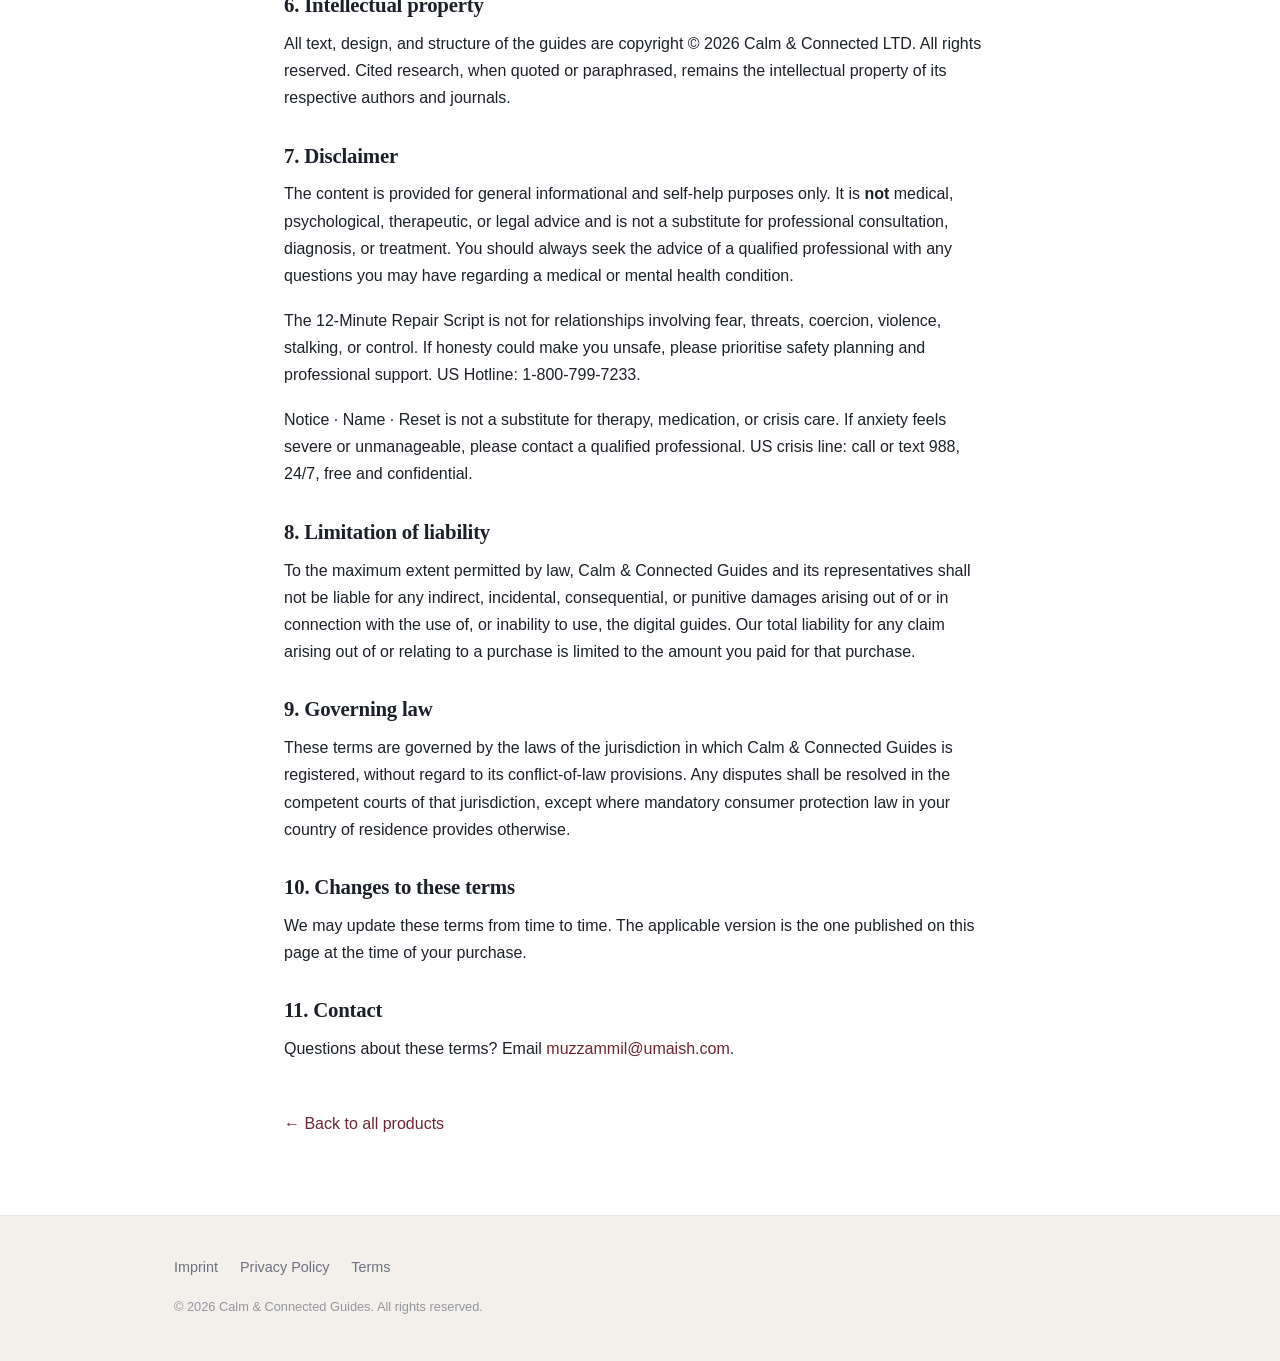
<file: terms/index.html>
<!DOCTYPE html>
<html lang="en">
<head>
<meta charset="utf-8">
<meta name="viewport" content="width=device-width, initial-scale=1">
<title>Terms &amp; Conditions — Calm &amp; Connected Guides</title>
<meta name="description" content="Terms and conditions for purchases from Calm &amp; Connected Guides, including refund policy.">
<meta name="robots" content="index, follow">
<link rel="stylesheet" href="../assets/styles.css">
</head>
<body class="theme-repair">

<header class="site-header">
  <div class="container">
    <a href="../index.html" class="brand"><span class="brand-mark">C&amp;C</span>Calm &amp; Connected</a>
    <nav>
      <a href="../repair-script/index.html">Repair Script</a>
      <a href="../notice-name-reset/index.html">Notice · Name · Reset</a>
      <a href="../money-reset/index.html">Money Reset</a>
    </nav>
  </div>
</header>

<main class="legal">
  <div class="container" style="max-width:760px;">
    <h1>Terms &amp; Conditions</h1>
    <p class="meta">Last updated: 16 May 2026</p>

    <p>
      These terms govern your purchase and use of digital guides sold by
      <strong>Muzzammil Sarwar</strong> (sole proprietor), trading as
      <strong>Calm &amp; Connected Guides</strong> ("we", "us", "our"), via this website.
      By completing a purchase you confirm that you have read and accepted these terms.
    </p>

    <h2>1. The products</h2>
    <p>
      We sell instant-download PDF guides intended for general self-help and
      educational use. Specifically:
    </p>
    <ul>
      <li><strong>The 12-Minute Repair Script</strong> — an 11-page PDF guide on
      couples communication.</li>
      <li><strong>Notice · Name · Reset</strong> — a 10-page PDF mindfulness guide.</li>
      <li><strong>The 15-Minute Money Reset</strong> — an 11-page PDF guide on
      building a $1,000 emergency fund.</li>
    </ul>

    <h2>2. Pricing &amp; payment</h2>
    <p>
      Prices are stated in USD on each product's sales page and at checkout. Payment
      is processed by <strong>Whop</strong>, which acts as our checkout and payment
      platform. Whop accepts major credit cards, Apple Pay, and other
      payment methods listed at checkout.
    </p>

    <h2>3. Delivery</h2>
    <p>
      After successful payment, Whop gives you immediate access to your purchased PDF
      and sends a confirmation email with your download. Delivery is normally immediate.
      If you do not receive access or the email within 15 minutes, please check your
      spam folder, then contact us at
      <a href="mailto:muzzammil@umaish.com">muzzammil@umaish.com</a>
      and we will resend the link manually.
    </p>

    <h2>4. Refund policy &amp; right of withdrawal</h2>
    <p>
      We offer a <strong>60-day refund</strong> on all purchases. If you are not
      satisfied with the guide for any reason, reply to your order confirmation email
      within 60 days of purchase and request a refund. No form, no questionnaire.
      Refunds are processed by Whop and credited back to the original payment
      method, typically within 5–10 business days.
    </p>
    <p>
      <strong>EU consumer cancellation rights:</strong> if you are a consumer
      residing in the European Union, the United Kingdom, or another jurisdiction
      with statutory cancellation rights for digital downloads, you waive your
      withdrawal right upon clicking the buy button and receiving immediate access to
      the download. This is explicitly disclosed at checkout. Notwithstanding this
      waiver, our 60-day voluntary refund policy still applies.
    </p>

    <h2>5. Licence to use</h2>
    <p>
      Your purchase grants you a personal, non-transferable, non-exclusive licence to
      download, save, and read the purchased PDF for your own use. You may also share
      the guide with one immediate household member.
    </p>
    <p>You may <strong>not</strong>:</p>
    <ul>
      <li>Resell, redistribute, or share the file with people outside your household.</li>
      <li>Upload the file to any public website, file-sharing service, or torrent.</li>
      <li>Translate or republish the content in any commercial form.</li>
      <li>Strip or alter the copyright notice or branding.</li>
    </ul>

    <h2>6. Intellectual property</h2>
    <p>
      All text, design, and structure of the guides are copyright © 2026 Calm &amp; Connected
      LTD. All rights reserved. Cited research, when quoted or paraphrased, remains
      the intellectual property of its respective authors and journals.
    </p>

    <h2>7. Disclaimer</h2>
    <p>
      The content is provided for general informational and self-help purposes only.
      It is <strong>not</strong> medical, psychological, therapeutic, or legal advice
      and is not a substitute for professional consultation, diagnosis, or treatment.
      You should always seek the advice of a qualified professional with any
      questions you may have regarding a medical or mental health condition.
    </p>
    <p>
      The 12-Minute Repair Script is not for relationships involving fear, threats,
      coercion, violence, stalking, or control. If honesty could make you unsafe,
      please prioritise safety planning and professional support. US Hotline:
      1-800-799-7233.
    </p>
    <p>
      Notice · Name · Reset is not a substitute for therapy, medication, or crisis
      care. If anxiety feels severe or unmanageable, please contact a qualified
      professional. US crisis line: call or text 988, 24/7, free and confidential.
    </p>

    <h2>8. Limitation of liability</h2>
    <p>
      To the maximum extent permitted by law, Calm &amp; Connected Guides and its representatives
      shall not be liable for any indirect, incidental, consequential, or punitive
      damages arising out of or in connection with the use of, or inability to use,
      the digital guides. Our total liability for any claim arising out of or
      relating to a purchase is limited to the amount you paid for that purchase.
    </p>

    <h2>9. Governing law</h2>
    <p>
      These terms are governed by the laws of the jurisdiction in which Calm &amp; Connected Guides
      is registered, without regard to its conflict-of-law provisions. Any disputes
      shall be resolved in the competent courts of that jurisdiction, except where
      mandatory consumer protection law in your country of residence provides
      otherwise.
    </p>

    <h2>10. Changes to these terms</h2>
    <p>
      We may update these terms from time to time. The applicable version is the one
      published on this page at the time of your purchase.
    </p>

    <h2>11. Contact</h2>
    <p>
      Questions about these terms? Email
      <a href="mailto:muzzammil@umaish.com">muzzammil@umaish.com</a>.
    </p>

    <p style="margin-top:48px;">
      <a href="../index.html">← Back to all products</a>
    </p>
  </div>
</main>

<footer class="site-footer">
  <div class="container">
    <p class="links">
      <a href="../imprint/index.html">Imprint</a>
      <a href="../privacy/index.html">Privacy Policy</a>
      <a href="../terms/index.html">Terms</a>
    </p>
    <p style="font-size:0.8rem;margin-top:14px;opacity:0.7;">
      © 2026 Calm &amp; Connected Guides. All rights reserved.
    </p>
  </div>
</footer>
</body>
</html>
</file>
<file: assets/styles.css>
/* Calm & Connected Guides — sales pages shared stylesheet */

:root {
  --ink: #1c2028;
  --muted: #6e7280;
  --bg: #faf8f6;
  --line: #ebe6e1;
  --white: #ffffff;
  --shadow: 0 4px 24px rgba(28, 32, 40, 0.08);
  --radius: 10px;
  --max-w: 980px;
  --font-sans: -apple-system, BlinkMacSystemFont, 'Segoe UI', 'Inter', 'Helvetica Neue', Arial, sans-serif;
  --font-display: 'Georgia', 'Charter', serif;
}

/* Per-page palettes — set on <body class="theme-repair"> or .theme-calm */
.theme-repair {
  --accent: #6e2630;
  --accent-dark: #4f1a22;
  --accent-light: #8a3540;
  --accent-soft: #f7eaec;
  --hero-bg: #6e2630;
}

.theme-calm {
  --accent: #1b5c5c;
  --accent-dark: #114040;
  --accent-light: #2f7777;
  --accent-soft: #e8f1f1;
  --hero-bg: #1b5c5c;
}

.theme-money {
  --accent: #17664d;
  --accent-dark: #0d3829;
  --accent-light: #2b6e57;
  --accent-soft: #e7f3ed;
  --hero-bg: #144d3b;
}

/* Reset */
*, *::before, *::after { box-sizing: border-box; }
html { -webkit-text-size-adjust: 100%; scroll-behavior: smooth; }
body {
  margin: 0;
  font-family: var(--font-sans);
  font-size: 17px;
  line-height: 1.65;
  color: var(--ink);
  background: var(--bg);
  -webkit-font-smoothing: antialiased;
}

img { max-width: 100%; height: auto; display: block; }
a { color: var(--accent); text-decoration: none; }
a:hover { text-decoration: underline; }

h1, h2, h3, h4 {
  font-family: var(--font-display);
  font-weight: 700;
  line-height: 1.2;
  margin: 0 0 0.6em;
  letter-spacing: -0.01em;
}
h1 { font-size: clamp(2rem, 5vw, 3.2rem); }
h2 { font-size: clamp(1.6rem, 3.5vw, 2.2rem); }
h3 { font-size: 1.3rem; }
p  { margin: 0 0 1.1em; }
ul { padding-left: 1.4em; margin: 0 0 1.2em; }
li { margin-bottom: 0.4em; }

.container {
  max-width: var(--max-w);
  margin: 0 auto;
  padding: 0 24px;
}

/* Header */
.site-header {
  padding: 18px 0;
  border-bottom: 1px solid var(--line);
  background: var(--white);
}
.site-header .container {
  display: flex;
  align-items: center;
  justify-content: space-between;
}
.site-header .brand {
  font-weight: 700;
  font-size: 1rem;
  letter-spacing: 0.05em;
  text-transform: uppercase;
  color: var(--ink);
}
.site-header .brand-mark {
  display: inline-block;
  width: 28px; height: 28px;
  background: var(--accent);
  color: #fff;
  border-radius: 50%;
  text-align: center;
  line-height: 28px;
  font-size: 0.75rem;
  margin-right: 10px;
  vertical-align: middle;
}
.site-header nav a {
  color: var(--muted);
  font-size: 0.95rem;
  margin-left: 22px;
}

/* Hero */
.hero {
  background: var(--hero-bg);
  color: #fff;
  padding: 80px 0 90px;
  position: relative;
  overflow: hidden;
}
.hero::before, .hero::after {
  content: '';
  position: absolute;
  background: rgba(255,255,255,0.06);
  border-radius: 50%;
}
.hero::before { width: 360px; height: 360px; top: -120px; right: -100px; }
.hero::after  { width: 280px; height: 280px; bottom: -120px; left: -80px; }
.hero .container {
  position: relative;
  z-index: 1;
  display: grid;
  grid-template-columns: 1fr 360px;
  gap: 60px;
  align-items: center;
}
.hero .eyebrow {
  font-size: 0.75rem;
  letter-spacing: 0.15em;
  text-transform: uppercase;
  opacity: 0.8;
  margin-bottom: 18px;
}
.hero h1 { color: #fff; margin-bottom: 22px; }
.hero p.lede {
  font-size: 1.15rem;
  line-height: 1.55;
  opacity: 0.92;
  margin-bottom: 32px;
  max-width: 36ch;
}
.hero .cover-shot img {
  border-radius: var(--radius);
  box-shadow: 0 12px 48px rgba(0,0,0,0.35);
}
.hero .fine {
  font-size: 0.85rem;
  opacity: 0.7;
  margin-top: 14px;
  margin-bottom: 0;
}

/* Buttons */
.btn {
  display: inline-block;
  padding: 16px 30px;
  background: #fff;
  color: var(--accent);
  border: 0;
  border-radius: 999px;
  font-weight: 700;
  font-size: 1rem;
  cursor: pointer;
  transition: transform 0.15s ease, box-shadow 0.15s ease;
  box-shadow: 0 4px 14px rgba(0,0,0,0.18);
  text-decoration: none !important;
}
.btn:hover { transform: translateY(-1px); box-shadow: 0 6px 20px rgba(0,0,0,0.24); }
.btn.btn-accent {
  background: var(--accent);
  color: #fff;
}

/* Sections */
section { padding: 70px 0; }
section.alt { background: var(--white); }

section h2 {
  text-align: center;
  margin-bottom: 12px;
}
section .lead {
  text-align: center;
  color: var(--muted);
  font-size: 1.1rem;
  max-width: 56ch;
  margin: 0 auto 48px;
}

/* Two-column blocks */
.two-col {
  display: grid;
  grid-template-columns: 1fr 1fr;
  gap: 48px;
  align-items: center;
}

/* Bullet block */
.checks {
  list-style: none;
  padding: 0;
  margin: 0;
  display: grid;
  grid-template-columns: 1fr;
  gap: 14px;
}
.checks li {
  position: relative;
  padding-left: 36px;
  font-size: 1.02rem;
  margin: 0;
}
.checks li::before {
  content: '';
  position: absolute;
  left: 0;
  top: 4px;
  width: 22px; height: 22px;
  background: var(--accent);
  border-radius: 6px;
  background-image: url("data:image/svg+xml,%3Csvg xmlns='http://www.w3.org/2000/svg' width='14' height='14' viewBox='0 0 24 24' fill='none' stroke='white' stroke-width='3' stroke-linecap='round' stroke-linejoin='round'%3E%3Cpolyline points='20 6 9 17 4 12'%3E%3C/polyline%3E%3C/svg%3E");
  background-repeat: no-repeat;
  background-position: center;
}

/* Three-column research */
.research-grid {
  display: grid;
  grid-template-columns: repeat(3, 1fr);
  gap: 24px;
}
.research-card {
  background: var(--accent-soft);
  border-left: 4px solid var(--accent);
  padding: 24px;
  border-radius: 8px;
}
.research-card h3 {
  color: var(--accent);
  font-size: 1rem;
  font-family: var(--font-sans);
  text-transform: uppercase;
  letter-spacing: 0.06em;
  margin-bottom: 12px;
}
.research-card p { margin: 0; font-size: 0.97rem; line-height: 1.6; }

/* Look-inside carousel */
.lookinside-grid {
  display: grid;
  grid-template-columns: repeat(3, 1fr);
  gap: 18px;
}
.lookinside-grid img {
  border-radius: var(--radius);
  box-shadow: var(--shadow);
}

/* Audience two-column */
.audience-grid {
  display: grid;
  grid-template-columns: 1fr 1fr;
  gap: 48px;
}
.audience-grid .col {
  background: var(--white);
  padding: 30px;
  border-radius: var(--radius);
  border: 1px solid var(--line);
}
.audience-grid .col h3 {
  color: var(--accent);
  margin-bottom: 16px;
}
.audience-grid .col ul {
  list-style: none;
  padding: 0;
}
.audience-grid .col li {
  padding-left: 24px;
  position: relative;
  margin-bottom: 10px;
  font-size: 0.98rem;
}
.audience-grid .col li::before {
  content: '·';
  color: var(--accent);
  font-weight: 700;
  font-size: 1.5rem;
  position: absolute;
  left: 6px;
  top: -6px;
}

/* Final CTA */
.final-cta {
  background: var(--hero-bg);
  color: #fff;
  text-align: center;
  padding: 80px 0;
  position: relative;
  overflow: hidden;
}
.final-cta::before, .final-cta::after {
  content: '';
  position: absolute;
  background: rgba(255,255,255,0.06);
  border-radius: 50%;
}
.final-cta::before { width: 320px; height: 320px; top: -160px; left: -120px; }
.final-cta::after  { width: 260px; height: 260px; bottom: -130px; right: -90px; }
.final-cta .container { position: relative; z-index: 1; }
.final-cta h2 { color: #fff; }
.final-cta p { opacity: 0.92; font-size: 1.1rem; max-width: 50ch; margin: 0 auto 30px; }
.final-cta .fine { font-size: 0.85rem; opacity: 0.7; margin-top: 14px; }

/* FAQ */
.faq details {
  background: var(--white);
  border: 1px solid var(--line);
  border-radius: 8px;
  padding: 18px 22px;
  margin-bottom: 12px;
}
.faq summary {
  font-weight: 600;
  cursor: pointer;
  list-style: none;
  position: relative;
  padding-right: 28px;
  color: var(--ink);
}
.faq summary::-webkit-details-marker { display: none; }
.faq summary::after {
  content: '+';
  position: absolute;
  right: 0;
  top: 0;
  color: var(--accent);
  font-size: 1.4rem;
  line-height: 1;
}
.faq details[open] summary::after { content: '–'; }
.faq details p { margin: 14px 0 0; color: var(--muted); }

/* Footer */
.site-footer {
  background: #f3efeb;
  border-top: 1px solid var(--line);
  padding: 40px 0 30px;
  font-size: 0.9rem;
  color: var(--muted);
}
.site-footer .imprint { margin-bottom: 14px; line-height: 1.55; }
.site-footer .links a { color: var(--muted); margin-right: 18px; }
.site-footer .links a:hover { color: var(--accent); }

/* Legal pages (imprint / privacy / terms) */
.legal {
  background: var(--white);
  min-height: 80vh;
  padding: 60px 0;
}
.legal h1 { font-size: 2rem; margin-bottom: 24px; }
.legal h2 { font-size: 1.3rem; margin-top: 32px; margin-bottom: 12px; text-align: left; }
.legal .meta { color: var(--muted); font-size: 0.9rem; margin-bottom: 32px; }
.legal p, .legal ul, .legal ol { font-size: 1rem; line-height: 1.7; }

/* Responsive */
@media (max-width: 768px) {
  .hero { padding: 50px 0 60px; }
  .hero .container { grid-template-columns: 1fr; gap: 36px; }
  .hero .cover-shot { max-width: 240px; margin: 0 auto; }
  .two-col, .research-grid, .lookinside-grid, .audience-grid {
    grid-template-columns: 1fr;
    gap: 20px;
  }
  section { padding: 50px 0; }
  .site-header nav { display: none; }
}
</file>
